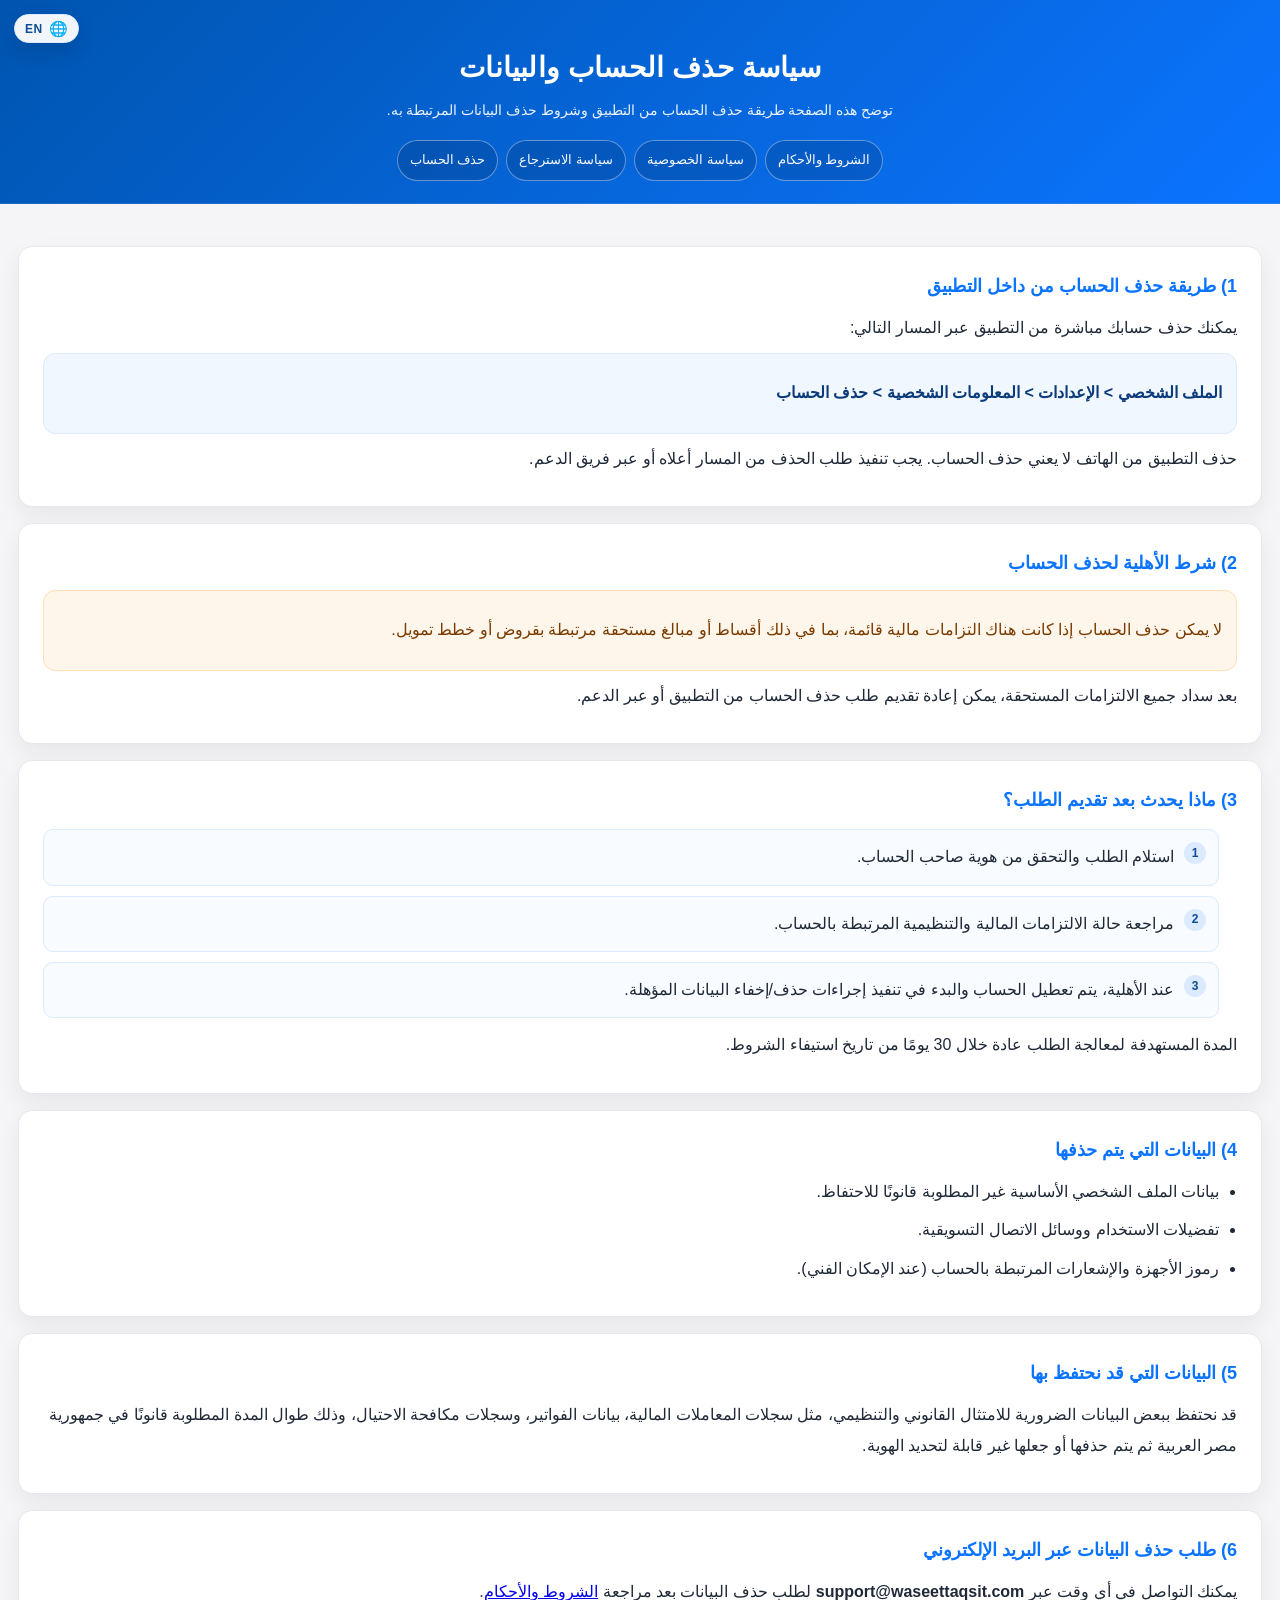
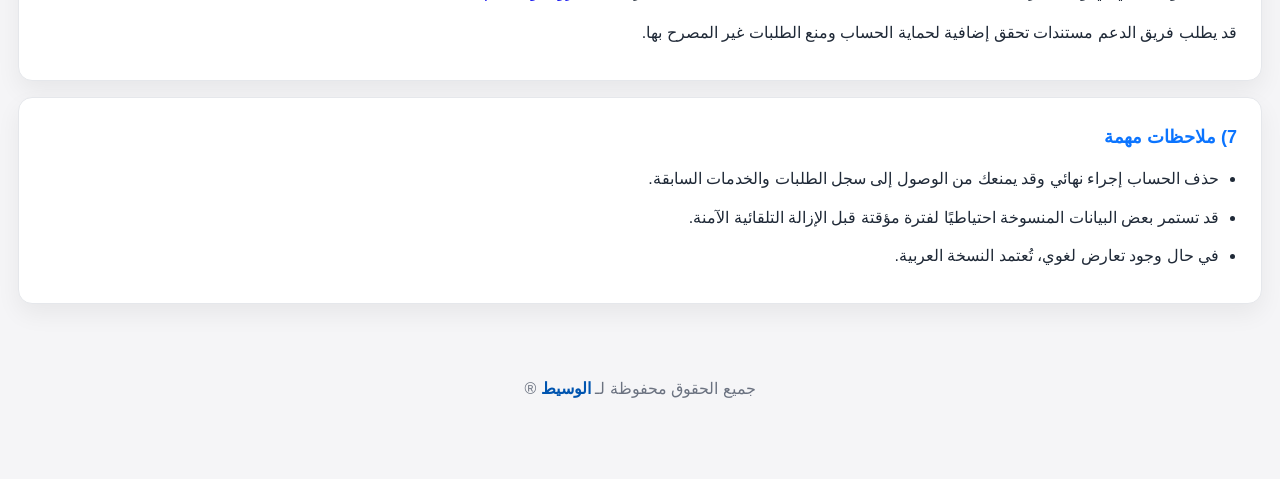
<file: delete-account/index.html>
<!DOCTYPE html>

<html dir="rtl" lang="ar">
<head>
<meta charset="utf-8"/>
<meta content="width=device-width, initial-scale=1" name="viewport"/>
<title>حذف الحساب - عالم التقسيط</title>
<link href="../assets/policy.css" rel="stylesheet"/>
</head>
<body>
<button aria-label="Switch language" class="lang-toggle" id="langToggle" type="button">
<span aria-hidden="true" class="lang-icon">🌐</span>
<span class="lang-code">EN</span>
</button>
<header class="topbar">
<div class="page">
<h1>
<span data-lang="ar">سياسة حذف الحساب والبيانات</span>
<span data-lang="en">Account and data deletion policy</span>
</h1>
<p>
<span data-lang="ar">توضح هذه الصفحة طريقة حذف الحساب من التطبيق وشروط حذف البيانات المرتبطة به.</span>
<span data-lang="en">This page explains how to delete an account from the application and the conditions for deleting the data associated with it.</span>
</p>
<nav class="policy-nav">
<a href="../terms/index.html"><span data-lang="ar">الشروط والأحكام</span><span data-lang="en">Terms &amp; Conditions</span></a>
<a href="../privacy-policy/index.html"><span data-lang="ar">سياسة الخصوصية</span><span data-lang="en">Privacy Policy</span></a>
<a href="../return-policy/index.html"><span data-lang="ar">سياسة الاسترجاع</span><span data-lang="en">Return Policy</span></a>
<a href="../delete-account/index.html"><span data-lang="ar">حذف الحساب</span><span data-lang="en">Delete Account</span></a>
</nav>
</div>
</header>
<main class="page policy-main">
<section class="card" data-lang="ar">
<h2>1) طريقة حذف الحساب من داخل التطبيق</h2>
<p>يمكنك حذف حسابك مباشرة من التطبيق عبر المسار التالي:</p>
<div class="notice">
<p><strong>الملف الشخصي &gt; الإعدادات &gt; المعلومات الشخصية &gt; حذف الحساب</strong></p>
</div>
<p>
        حذف التطبيق من الهاتف لا يعني حذف الحساب. يجب تنفيذ طلب الحذف من المسار أعلاه أو عبر فريق الدعم.
      </p>
</section>
<section class="card" data-lang="ar">
<h2>2) شرط الأهلية لحذف الحساب</h2>
<div class="notice notice--warning">
<p>
          لا يمكن حذف الحساب إذا كانت هناك التزامات مالية قائمة، بما في ذلك أقساط أو مبالغ مستحقة مرتبطة بقروض أو خطط تمويل.
        </p>
</div>
<p>
        بعد سداد جميع الالتزامات المستحقة، يمكن إعادة تقديم طلب حذف الحساب من التطبيق أو عبر الدعم.
      </p>
</section>
<section class="card" data-lang="ar">
<h2>3) ماذا يحدث بعد تقديم الطلب؟</h2>
<ol class="steps">
<li>استلام الطلب والتحقق من هوية صاحب الحساب.</li>
<li>مراجعة حالة الالتزامات المالية والتنظيمية المرتبطة بالحساب.</li>
<li>عند الأهلية، يتم تعطيل الحساب والبدء في تنفيذ إجراءات حذف/إخفاء البيانات المؤهلة.</li>
</ol>
<p>المدة المستهدفة لمعالجة الطلب عادة خلال 30 يومًا من تاريخ استيفاء الشروط.</p>
</section>
<section class="card" data-lang="ar">
<h2>4) البيانات التي يتم حذفها</h2>
<ul>
<li>بيانات الملف الشخصي الأساسية غير المطلوبة قانونًا للاحتفاظ.</li>
<li>تفضيلات الاستخدام ووسائل الاتصال التسويقية.</li>
<li>رموز الأجهزة والإشعارات المرتبطة بالحساب (عند الإمكان الفني).</li>
</ul>
</section>
<section class="card" data-lang="ar">
<h2>5) البيانات التي قد نحتفظ بها</h2>
<p>
        قد نحتفظ ببعض البيانات الضرورية للامتثال القانوني والتنظيمي، مثل سجلات المعاملات المالية، بيانات الفواتير، وسجلات مكافحة الاحتيال، وذلك طوال المدة المطلوبة قانونًا في جمهورية مصر العربية ثم يتم حذفها أو جعلها غير قابلة لتحديد الهوية.
      </p>
</section>
<section class="card" data-lang="ar">
<h2>6) طلب حذف البيانات عبر البريد الإلكتروني</h2>
<p>
        يمكنك التواصل في أي وقت عبر <strong>support@waseettaqsit.com</strong> لطلب حذف البيانات بعد مراجعة <a href="../terms/index.html">الشروط والأحكام</a>.
      </p>
<p>
        قد يطلب فريق الدعم مستندات تحقق إضافية لحماية الحساب ومنع الطلبات غير المصرح بها.
      </p>
</section>
<section class="card" data-lang="ar">
<h2>7) ملاحظات مهمة</h2>
<ul>
<li>حذف الحساب إجراء نهائي وقد يمنعك من الوصول إلى سجل الطلبات والخدمات السابقة.</li>
<li>قد تستمر بعض البيانات المنسوخة احتياطيًا لفترة مؤقتة قبل الإزالة التلقائية الآمنة.</li>
<li>في حال وجود تعارض لغوي، تُعتمد النسخة العربية.</li>
</ul>
</section>
<section class="card" data-lang="en">
<h2>1) How to delete the account from within the application</h2>
<p>You can delete your account directly from the application via the following path:</p>
<div class="notice">
<p><strong>Profile &gt; Settings &gt; Personal information &gt; Delete account</strong></p>
</div>
<p>
        Deleting the application from the phone does not mean deleting the account. The deletion request must be executed from the above path or through the support team.
      </p>
</section>
<section class="card" data-lang="en">
<h2>2) Eligibility requirement to delete the account</h2>
<div class="notice notice--warning">
<p>
          The account cannot be deleted if there are outstanding financial obligations, including installments or outstanding amounts associated with loans or financing plans.
        </p>
</div>
<p>
        After paying all outstanding obligations, the account deletion request can be resubmitted from the application or via support.
      </p>
</section>
<section class="card" data-lang="en">
<h2>3) What happens after submitting the application?</h2>
<ol class="steps">
<li>Receive the request and verify the identity of the account holder.</li>
<li>Review the status of financial and regulatory obligations associated with the account.</li>
<li>Upon eligibility, the account is deactivated and actions to delete/hide eligible data are initiated.</li>
</ol>
<p>The target period for processing the application is usually within 30 days from the date the conditions are met.</p>
</section>
<section class="card" data-lang="en">
<h2>4) Data being deleted</h2>
<ul>
<li>Basic profile data that is not legally required to be retained.</li>
<li>Usage preferences and marketing communications.</li>
<li>Device icons and notifications associated with the account (when technically feasible).</li>
</ul>
</section>
<section class="card" data-lang="en">
<h2>5) Data we may hold</h2>
<p>
        We may retain certain data necessary for legal and regulatory compliance, such as financial transaction records, billing data, and anti-fraud records, for as long as legally required in the Arab Republic of Egypt and then delete it or make it non-identifiable.
      </p>
</section>
<section class="card" data-lang="en">
<h2>6) Request data deletion via email</h2>
<p>
        You can communicate at any time via <strong>support@waseettaqsit.com</strong> To request deletion of data after review <a href="../terms/index.html">Terms and Conditions</a>.
      </p>
<p>
        The support team may request additional verification documents to protect the account and prevent unauthorized requests.
      </p>
</section>
<section class="card" data-lang="en">
<h2>7) Important notes</h2>
<ul>
<li>Deleting your account is final and may prevent you from accessing your previous order history and services.</li>
<li>Some backed up data may persist for a temporary period before safe automatic removal.</li>
<li>In the event of a linguistic conflict, the Arabic version shall prevail.</li>
</ul>
</section>
<footer>
<p>
<span data-lang="ar">جميع الحقوق محفوظة لـ <a href="http://waseettaqsit.com/" rel="noopener noreferrer" target="_blank">الوسيط</a> ®</span>
<span data-lang="en">All rights reserved to <a href="http://waseettaqsit.com/" rel="noopener noreferrer" target="_blank">Al-Waseet</a> ®</span>
</p>
</footer>
</main>
<script src="../assets/policy.js"></script>
</body>
</html>
</file>
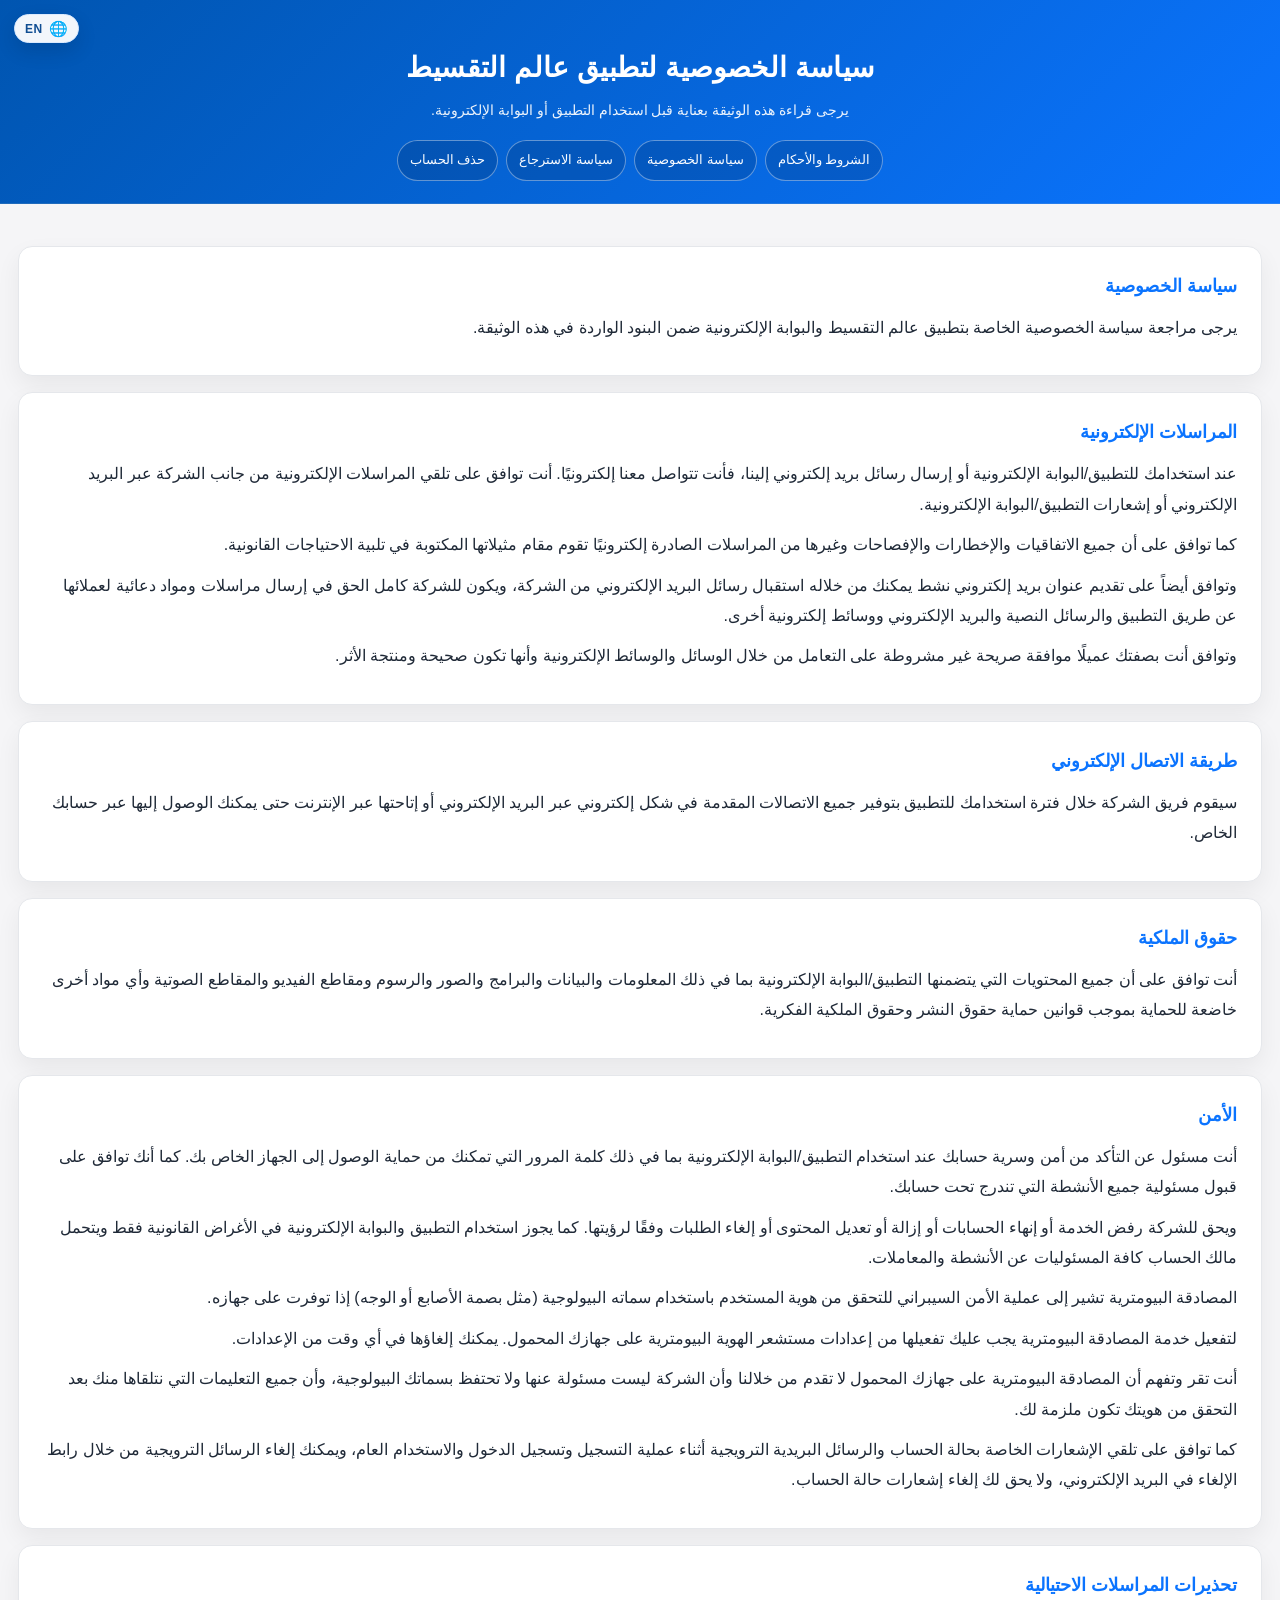
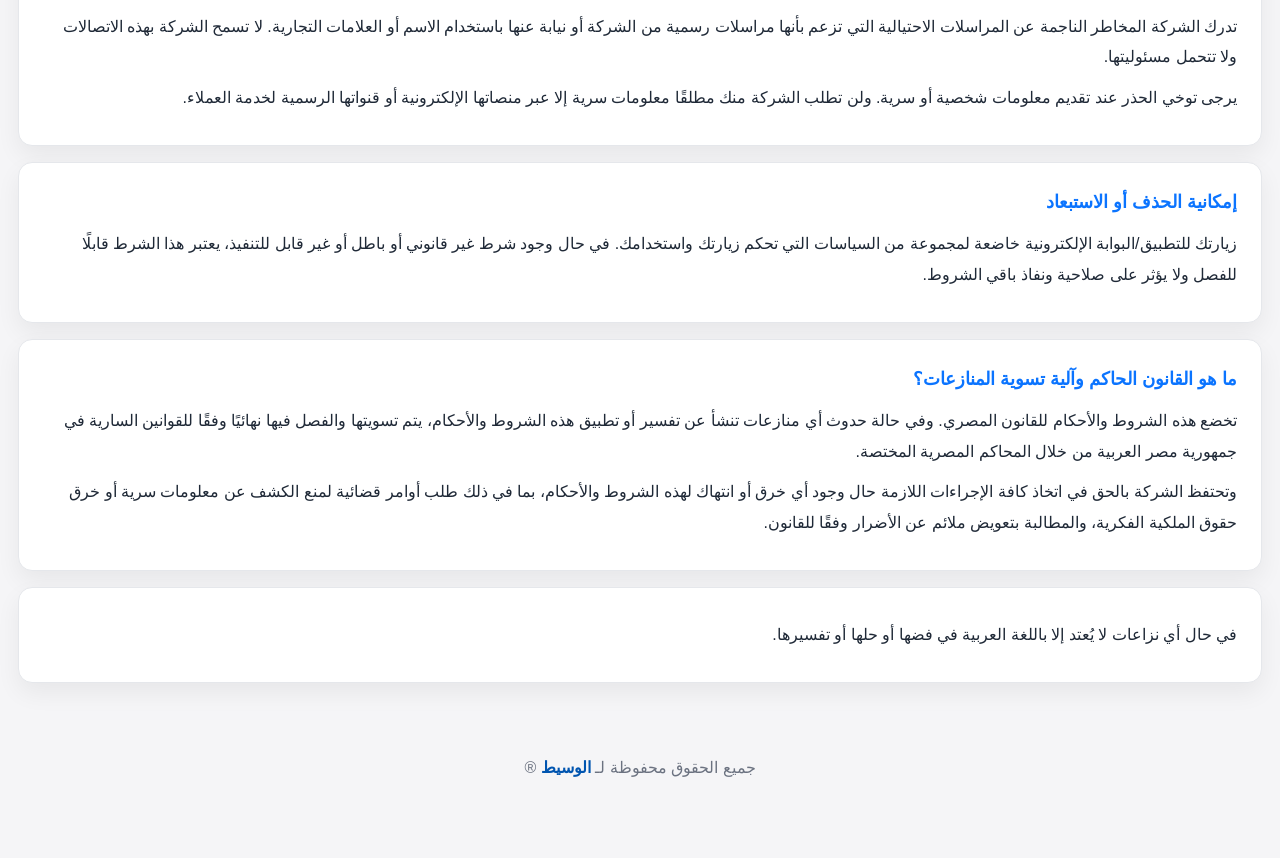
<file: privacy-policy/index.html>
<!DOCTYPE html>

<html dir="rtl" lang="ar">
<head>
<meta charset="utf-8"/>
<meta content="width=device-width, initial-scale=1" name="viewport"/>
<title>سياسة الخصوصية لتطبيق عالم التقسيط</title>
<link href="../assets/policy.css" rel="stylesheet"/>
</head>
<body>
<button aria-label="Switch language" class="lang-toggle" id="langToggle" type="button">
<span aria-hidden="true" class="lang-icon">🌐</span>
<span class="lang-code">EN</span>
</button>
<header class="topbar">
<div class="page">
<h1>
<span data-lang="ar">سياسة الخصوصية لتطبيق عالم التقسيط</span>
<span data-lang="en">Privacy policy for the Installment World application</span>
</h1>
<p>
<span data-lang="ar">يرجى قراءة هذه الوثيقة بعناية قبل استخدام التطبيق أو البوابة الإلكترونية.</span>
<span data-lang="en">Please read this document carefully before using the application or portal.</span>
</p>
<nav class="policy-nav">
<a href="../terms/index.html"><span data-lang="ar">الشروط والأحكام</span><span data-lang="en">Terms &amp; Conditions</span></a>
<a href="../privacy-policy/index.html"><span data-lang="ar">سياسة الخصوصية</span><span data-lang="en">Privacy Policy</span></a>
<a href="../return-policy/index.html"><span data-lang="ar">سياسة الاسترجاع</span><span data-lang="en">Return Policy</span></a>
<a href="../delete-account/index.html"><span data-lang="ar">حذف الحساب</span><span data-lang="en">Delete Account</span></a>
</nav>
</div>
</header>
<main class="page policy-main">
<section class="card" data-lang="ar">
<h2>سياسة الخصوصية</h2>
<p>يرجى مراجعة سياسة الخصوصية الخاصة بتطبيق عالم التقسيط والبوابة الإلكترونية ضمن البنود الواردة في هذه الوثيقة.</p>
</section>
<section class="card" data-lang="ar">
<h2>المراسلات الإلكترونية</h2>
<p>
            عند استخدامك للتطبيق/البوابة الإلكترونية أو إرسال رسائل بريد إلكتروني إلينا، فأنت تتواصل معنا إلكترونيًا.
            أنت توافق على تلقي المراسلات الإلكترونية من جانب الشركة عبر البريد الإلكتروني أو إشعارات التطبيق/البوابة الإلكترونية.
          </p>
<p>
            كما توافق على أن جميع الاتفاقيات والإخطارات والإفصاحات وغيرها من المراسلات الصادرة إلكترونيًا تقوم مقام مثيلاتها المكتوبة
            في تلبية الاحتياجات القانونية.
          </p>
<p>
            وتوافق أيضاً على تقديم عنوان بريد إلكتروني نشط يمكنك من خلاله استقبال رسائل البريد الإلكتروني من الشركة، ويكون للشركة كامل الحق
            في إرسال مراسلات ومواد دعائية لعملائها عن طريق التطبيق والرسائل النصية والبريد الإلكتروني ووسائط إلكترونية أخرى.
          </p>
<p>
            وتوافق أنت بصفتك عميلًا موافقة صريحة غير مشروطة على التعامل من خلال الوسائل والوسائط الإلكترونية وأنها تكون صحيحة ومنتجة الأثر.
          </p>
</section>
<section class="card" data-lang="ar">
<h2>طريقة الاتصال الإلكتروني</h2>
<p>
            سيقوم فريق الشركة خلال فترة استخدامك للتطبيق بتوفير جميع الاتصالات المقدمة في شكل إلكتروني عبر البريد الإلكتروني
            أو إتاحتها عبر الإنترنت حتى يمكنك الوصول إليها عبر حسابك الخاص.
          </p>
</section>
<section class="card" data-lang="ar">
<h2>حقوق الملكية</h2>
<p>
            أنت توافق على أن جميع المحتويات التي يتضمنها التطبيق/البوابة الإلكترونية بما في ذلك المعلومات والبيانات والبرامج والصور
            والرسوم ومقاطع الفيديو والمقاطع الصوتية وأي مواد أخرى خاضعة للحماية بموجب قوانين حماية حقوق النشر وحقوق الملكية الفكرية.
          </p>
</section>
<section class="card" data-lang="ar">
<h2>الأمن</h2>
<p>
            أنت مسئول عن التأكد من أمن وسرية حسابك عند استخدام التطبيق/البوابة الإلكترونية بما في ذلك كلمة المرور التي تمكنك من حماية الوصول
            إلى الجهاز الخاص بك. كما أنك توافق على قبول مسئولية جميع الأنشطة التي تندرج تحت حسابك.
          </p>
<p>
            ويحق للشركة رفض الخدمة أو إنهاء الحسابات أو إزالة أو تعديل المحتوى أو إلغاء الطلبات وفقًا لرؤيتها. كما يجوز استخدام التطبيق
            والبوابة الإلكترونية في الأغراض القانونية فقط ويتحمل مالك الحساب كافة المسئوليات عن الأنشطة والمعاملات.
          </p>
<p>
            المصادقة البيومترية تشير إلى عملية الأمن السيبراني للتحقق من هوية المستخدم باستخدام سماته البيولوجية (مثل بصمة الأصابع أو الوجه)
            إذا توفرت على جهازه.
          </p>
<p>
            لتفعيل خدمة المصادقة البيومترية يجب عليك تفعيلها من إعدادات مستشعر الهوية البيومترية على جهازك المحمول. يمكنك إلغاؤها في أي وقت
            من الإعدادات.
          </p>
<p>
            أنت تقر وتفهم أن المصادقة البيومترية على جهازك المحمول لا تقدم من خلالنا وأن الشركة ليست مسئولة عنها ولا تحتفظ بسماتك البيولوجية،
            وأن جميع التعليمات التي نتلقاها منك بعد التحقق من هويتك تكون ملزمة لك.
          </p>
<p>
            كما توافق على تلقي الإشعارات الخاصة بحالة الحساب والرسائل البريدية الترويجية أثناء عملية التسجيل وتسجيل الدخول والاستخدام العام،
            ويمكنك إلغاء الرسائل الترويجية من خلال رابط الإلغاء في البريد الإلكتروني، ولا يحق لك إلغاء إشعارات حالة الحساب.
          </p>
</section>
<section class="card" data-lang="ar">
<h2>تحذيرات المراسلات الاحتيالية</h2>
<p>
            تدرك الشركة المخاطر الناجمة عن المراسلات الاحتيالية التي تزعم بأنها مراسلات رسمية من الشركة أو نيابة عنها باستخدام الاسم أو العلامات
            التجارية. لا تسمح الشركة بهذه الاتصالات ولا تتحمل مسئوليتها.
          </p>
<p>
            يرجى توخي الحذر عند تقديم معلومات شخصية أو سرية. ولن تطلب الشركة منك مطلقًا معلومات سرية إلا عبر منصاتها الإلكترونية أو قنواتها
            الرسمية لخدمة العملاء.
          </p>
</section>
<section class="card" data-lang="ar">
<h2>إمكانية الحذف أو الاستبعاد</h2>
<p>
            زيارتك للتطبيق/البوابة الإلكترونية خاضعة لمجموعة من السياسات التي تحكم زيارتك واستخدامك. في حال وجود شرط غير قانوني أو باطل أو
            غير قابل للتنفيذ، يعتبر هذا الشرط قابلًا للفصل ولا يؤثر على صلاحية ونفاذ باقي الشروط.
          </p>
</section>
<section class="card" data-lang="ar">
<h2>ما هو القانون الحاكم وآلية تسوية المنازعات؟</h2>
<p>
            تخضع هذه الشروط والأحكام للقانون المصري. وفي حالة حدوث أي منازعات تنشأ عن تفسير أو تطبيق هذه الشروط والأحكام، يتم تسويتها
            والفصل فيها نهائيًا وفقًا للقوانين السارية في جمهورية مصر العربية من خلال المحاكم المصرية المختصة.
          </p>
<p>
            وتحتفظ الشركة بالحق في اتخاذ كافة الإجراءات اللازمة حال وجود أي خرق أو انتهاك لهذه الشروط والأحكام، بما في ذلك طلب أوامر قضائية
            لمنع الكشف عن معلومات سرية أو خرق حقوق الملكية الفكرية، والمطالبة بتعويض ملائم عن الأضرار وفقًا للقانون.
          </p>
</section>
<section class="card" data-lang="ar">
<p>في حال أي نزاعات لا يُعتد إلا باللغة العربية في فضها أو حلها أو تفسيرها.</p>
</section>
<section class="card" data-lang="en">
<h2>privacy policy</h2>
<p>Please review the privacy policy of the Installment World application and the electronic portal within the terms contained in this document.</p>
</section>
<section class="card" data-lang="en">
<h2>Electronic correspondence</h2>
<p>
            When you use the Application/Portal or send emails to us, you are communicating with us electronically.
            You consent to receive electronic communications from the Company via email or application/portal notifications.
          </p>
<p>
            You also agree that all agreements, notices, disclosures and other communications issued electronically shall replace their written counterparts
            In meeting legal needs.
          </p>
<p>
            You also agree to provide an active email address through which you can receive emails from the Company, and the Company has the full right
            In sending correspondence and promotional materials to its customers via the application, text messages, e-mail and other electronic media.
          </p>
<p>
            You, as a customer, expressly and unconditionally agree to deal through electronic means and media and that they are valid and productive.
          </p>
</section>
<section class="card" data-lang="en">
<h2>Electronic communication method</h2>
<p>
            During the period of your use of the application, the company team will provide all submitted communications in electronic form via email
            Or make it available online so you can access it through your own account.
          </p>
</section>
<section class="card" data-lang="en">
<h2>Property rights</h2>
<p>
            You agree that all content included in the application/portal, including information, data, software and images
            Graphics, video clips, audio clips and any other materials are subject to protection under copyright and intellectual property rights laws.
          </p>
</section>
<section class="card" data-lang="en">
<h2>Security</h2>
<p>
            You are responsible for ensuring the security and confidentiality of your account when using the application/portal, including the password that enables you to protect access.
            to your device. You also agree to accept responsibility for all activities that occur under your account.
          </p>
<p>
            The Company has the right to refuse service, terminate accounts, remove or edit content, or cancel orders in its sole discretion. It is also permissible to use the application
            The electronic portal is for legal purposes only and the account owner bears all responsibilities for activities and transactions.
          </p>
<p>
            Biometric authentication refers to the cybersecurity process of verifying a user's identity using their biological characteristics (such as a fingerprint or face).
            If it is available on his device.
          </p>
<p>
            To activate the biometric authentication service, you must activate it from the biometric identity sensor settings on your mobile device. You can cancel it at any time
            From settings.
          </p>
<p>
            You acknowledge and understand that biometric authentication on your mobile device is not provided by us and that the Company is not responsible for it and does not retain your biometric identification,
            All instructions we receive from you after verifying your identity are binding on you.
          </p>
<p>
            You also agree to receive account status notifications and promotional mailings during the registration, login and general use process.
            You may cancel promotional communications through the cancellation link in the email, and you do not have the right to cancel account status notifications.
          </p>
</section>
<section class="card" data-lang="en">
<h2>Fraudulent correspondence warnings</h2>
<p>
            The Company is aware of the risks arising from fraudulent communications purporting to be official communications from or on behalf of the Company using the name or marks
            Commercial. The Company does not permit such communications and is not responsible for them.
          </p>
<p>
            Please use caution when providing personal or confidential information. The Company will never ask you for confidential information except through its electronic platforms or channels
            Official customer service.
          </p>
</section>
<section class="card" data-lang="en">
<h2>Possibility of deletion or exclusion</h2>
<p>
            Your visit to the application/portal is subject to a set of policies that govern your visit and use. In the event of a condition being illegal, void, or...
            Unenforceable This condition is severable and does not affect the validity and enforceability of the remaining conditions.
          </p>
</section>
<section class="card" data-lang="en">
<h2>What is the governing law and dispute resolution mechanism?</h2>
<p>
            These terms and conditions are subject to Egyptian law. In the event of any disputes arising from the interpretation or application of these terms and conditions, they will be settled
            The matter shall be finally decided in accordance with the laws in force in the Arab Republic of Egypt through the competent Egyptian courts.
          </p>
<p>
            The Company reserves the right to take all necessary measures in the event of any breach or violation of these terms and conditions, including requesting judicial orders
            To prevent disclosure of confidential information or breach of intellectual property rights, and to seek appropriate compensation for damages in accordance with the law.
          </p>
</section>
<section class="card" data-lang="en">
<p>In the event of any disputes, only the Arabic language is used to settle, resolve or interpret them.</p>
</section>
<footer>
<p>
<span data-lang="ar">جميع الحقوق محفوظة لـ <a href="http://waseettaqsit.com/" rel="noopener noreferrer" target="_blank">الوسيط</a> ®</span>
<span data-lang="en">All rights reserved to <a href="http://waseettaqsit.com/" rel="noopener noreferrer" target="_blank">Al-Waseet</a> ®</span>
</p>
</footer>
</main>
<script src="../assets/policy.js"></script>
</body>
</html>
</file>
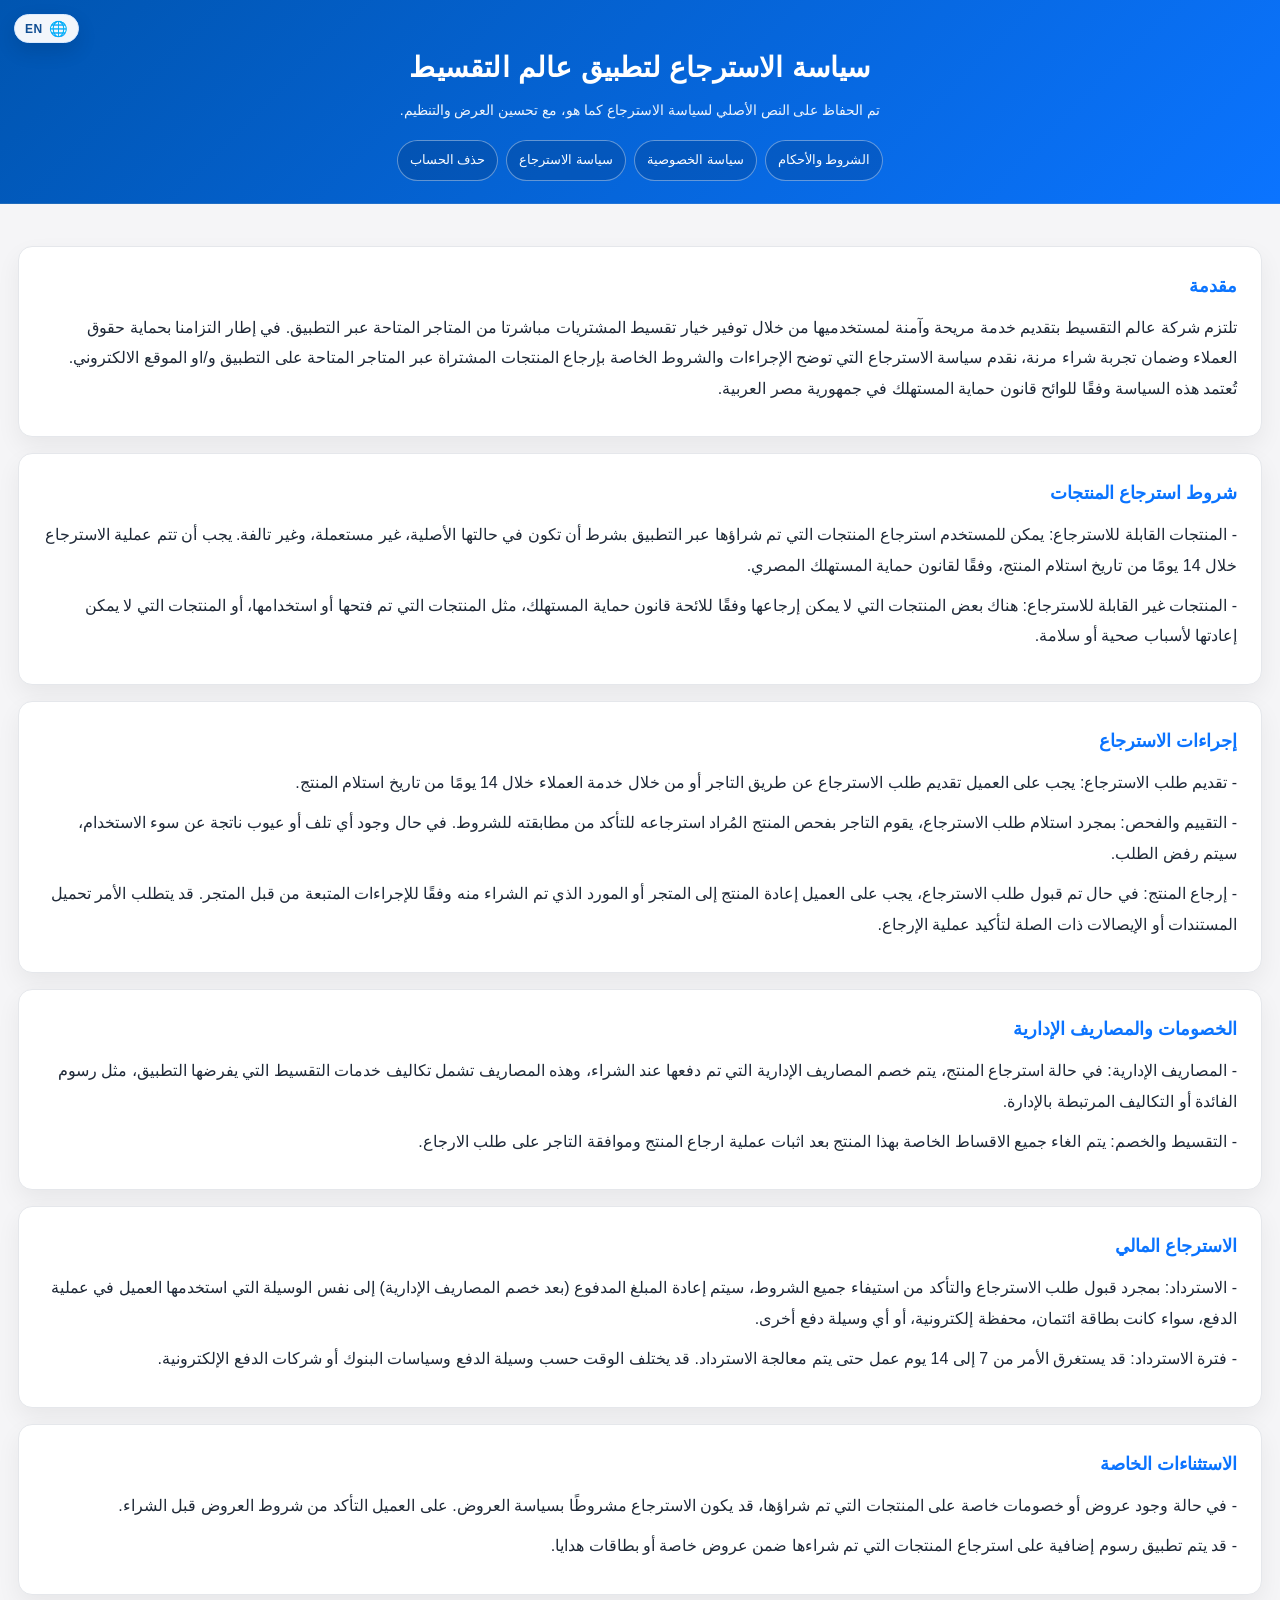
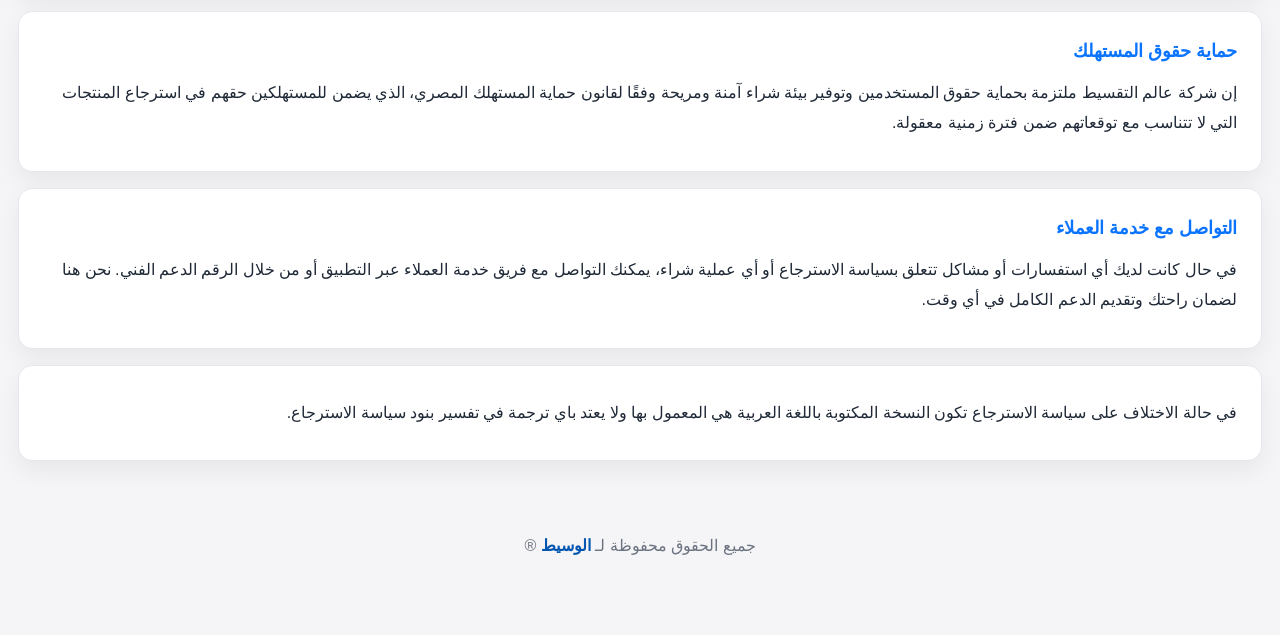
<file: return-policy/index.html>
<!DOCTYPE html>

<html dir="rtl" lang="ar">
<head>
<meta charset="utf-8"/>
<meta content="width=device-width, initial-scale=1" name="viewport"/>
<title>سياسة الاسترجاع لتطبيق عالم التقسيط</title>
<link href="../assets/policy.css" rel="stylesheet"/>
</head>
<body>
<button aria-label="Switch language" class="lang-toggle" id="langToggle" type="button">
<span aria-hidden="true" class="lang-icon">🌐</span>
<span class="lang-code">EN</span>
</button>
<header class="topbar">
<div class="page">
<h1>
<span data-lang="ar">سياسة الاسترجاع لتطبيق عالم التقسيط</span>
<span data-lang="en">Refund policy for the Installment World application</span>
</h1>
<p>
<span data-lang="ar">تم الحفاظ على النص الأصلي لسياسة الاسترجاع كما هو، مع تحسين العرض والتنظيم.</span>
<span data-lang="en">The original text of the return policy has been kept intact, with improved presentation and organization.</span>
</p>
<nav class="policy-nav">
<a href="../terms/index.html"><span data-lang="ar">الشروط والأحكام</span><span data-lang="en">Terms &amp; Conditions</span></a>
<a href="../privacy-policy/index.html"><span data-lang="ar">سياسة الخصوصية</span><span data-lang="en">Privacy Policy</span></a>
<a href="../return-policy/index.html"><span data-lang="ar">سياسة الاسترجاع</span><span data-lang="en">Return Policy</span></a>
<a href="../delete-account/index.html"><span data-lang="ar">حذف الحساب</span><span data-lang="en">Delete Account</span></a>
</nav>
</div>
</header>
<main class="page policy-main">
<section class="card" data-lang="ar">
<h2>مقدمة</h2>
<p>تلتزم شركة عالم التقسيط بتقديم خدمة مريحة وآمنة لمستخدميها من خلال توفير خيار تقسيط المشتريات مباشرتا من المتاجر المتاحة عبر التطبيق. في إطار التزامنا بحماية حقوق العملاء وضمان تجربة شراء مرنة، نقدم سياسة الاسترجاع التي توضح الإجراءات والشروط الخاصة بإرجاع المنتجات المشتراة عبر المتاجر المتاحة على التطبيق و/او الموقع الالكتروني. تُعتمد هذه السياسة وفقًا للوائح قانون حماية المستهلك في جمهورية مصر العربية.</p>
</section>
<section class="card" data-lang="ar">
<h2>شروط استرجاع المنتجات</h2>
<p>- المنتجات القابلة للاسترجاع: يمكن للمستخدم استرجاع المنتجات التي تم شراؤها عبر التطبيق بشرط أن تكون في حالتها الأصلية، غير مستعملة، وغير تالفة. يجب أن تتم عملية الاسترجاع خلال 14 يومًا من تاريخ استلام المنتج، وفقًا لقانون حماية المستهلك المصري.</p>
<p>- المنتجات غير القابلة للاسترجاع: هناك بعض المنتجات التي لا يمكن إرجاعها وفقًا للائحة قانون حماية المستهلك، مثل المنتجات التي تم فتحها أو استخدامها، أو المنتجات التي لا يمكن إعادتها لأسباب صحية أو سلامة.</p>
</section>
<section class="card" data-lang="ar">
<h2>إجراءات الاسترجاع</h2>
<p>- تقديم طلب الاسترجاع: يجب على العميل تقديم طلب الاسترجاع عن طريق التاجر أو من خلال خدمة العملاء خلال 14 يومًا من تاريخ استلام المنتج. </p>
<p>- التقييم والفحص: بمجرد استلام طلب الاسترجاع، يقوم التاجر بفحص المنتج المُراد استرجاعه للتأكد من مطابقته للشروط. في حال وجود أي تلف أو عيوب ناتجة عن سوء الاستخدام، سيتم رفض الطلب.</p>
<p>- إرجاع المنتج: في حال تم قبول طلب الاسترجاع، يجب على العميل إعادة المنتج إلى المتجر أو المورد الذي تم الشراء منه وفقًا للإجراءات المتبعة من قبل المتجر. قد يتطلب الأمر تحميل المستندات أو الإيصالات ذات الصلة لتأكيد عملية الإرجاع.</p>
</section>
<section class="card" data-lang="ar">
<h2>الخصومات والمصاريف الإدارية</h2>
<p>- المصاريف الإدارية: في حالة استرجاع المنتج، يتم خصم المصاريف الإدارية التي تم دفعها عند الشراء، وهذه المصاريف تشمل تكاليف خدمات التقسيط التي يفرضها التطبيق، مثل رسوم الفائدة أو التكاليف المرتبطة بالإدارة.</p>
<p>- التقسيط والخصم: يتم الغاء جميع الاقساط الخاصة بهذا المنتج بعد اثبات عملية ارجاع المنتج وموافقة التاجر على طلب الارجاع.</p>
</section>
<section class="card" data-lang="ar">
<h2>الاسترجاع المالي</h2>
<p>- الاسترداد: بمجرد قبول طلب الاسترجاع والتأكد من استيفاء جميع الشروط، سيتم إعادة المبلغ المدفوع (بعد خصم المصاريف الإدارية) إلى نفس الوسيلة التي استخدمها العميل في عملية الدفع، سواء كانت بطاقة ائتمان، محفظة إلكترونية، أو أي وسيلة دفع أخرى.</p>
<p>- فترة الاسترداد: قد يستغرق الأمر من 7 إلى 14 يوم عمل حتى يتم معالجة الاسترداد. قد يختلف الوقت حسب وسيلة الدفع وسياسات البنوك أو شركات الدفع الإلكترونية.</p>
</section>
<section class="card" data-lang="ar">
<h2>الاستثناءات الخاصة</h2>
<p>- في حالة وجود عروض أو خصومات خاصة على المنتجات التي تم شراؤها، قد يكون الاسترجاع مشروطًا بسياسة العروض. على العميل التأكد من شروط العروض قبل الشراء.</p>
<p>- قد يتم تطبيق رسوم إضافية على استرجاع المنتجات التي تم شراءها ضمن عروض خاصة أو بطاقات هدايا.</p>
</section>
<section class="card" data-lang="ar">
<h2>حماية حقوق المستهلك</h2>
<p>إن شركة عالم التقسيط ملتزمة بحماية حقوق المستخدمين وتوفير بيئة شراء آمنة ومريحة وفقًا لقانون حماية المستهلك المصري، الذي يضمن للمستهلكين حقهم في استرجاع المنتجات التي لا تتناسب مع توقعاتهم ضمن فترة زمنية معقولة.</p>
</section>
<section class="card" data-lang="ar">
<h2>التواصل مع خدمة العملاء</h2>
<p>في حال كانت لديك أي استفسارات أو مشاكل تتعلق بسياسة الاسترجاع أو أي عملية شراء، يمكنك التواصل مع فريق خدمة العملاء عبر التطبيق أو من خلال الرقم الدعم الفني. نحن هنا لضمان راحتك وتقديم الدعم الكامل في أي وقت.</p>
</section>
<section class="card" data-lang="ar">
<p>في حالة الاختلاف على سياسة الاسترجاع تكون النسخة المكتوبة باللغة العربية هي المعمول بها ولا يعتد باي ترجمة في تفسير بنود سياسة الاسترجاع.</p>
</section>
<section class="card" data-lang="en">
<h2>introduction</h2>
<p>Installment World Company is committed to providing a convenient and safe service to its users by providing the option to pay purchases in installments directly from the stores available through the application. As part of our commitment to protecting customer rights and ensuring a flexible purchasing experience, we provide a return policy that explains the procedures and conditions for returning products purchased through the stores available on the application and/or website. This policy is adopted in accordance with the regulations of the Consumer Protection Law in the Arab Republic of Egypt.</p>
</section>
<section class="card" data-lang="en">
<h2>Conditions for returning products</h2>
<p>- Returnable products: The user can return products purchased through the application provided that they are in their original condition, unused, and undamaged. The return process must be made within 14 days from the date of receipt of the product, in accordance with the Egyptian Consumer Protection Law.</p>
<p>- Non-returnable products: There are some products that cannot be returned according to the Consumer Protection Law regulations, such as products that have been opened or used, or products that cannot be returned for health or safety reasons.</p>
</section>
<section class="card" data-lang="en">
<h2>Return procedures</h2>
<p>- Submitting a return request: The customer must submit a return request through the merchant or through customer service within 14 days from the date of receiving the product. </p>
<p>- Evaluation and inspection: Once the return request is received, the merchant examines the product to be returned to ensure that it conforms to the conditions. In the event of any damage or defects resulting from misuse, the order will be rejected.</p>
<p>- Returning the product: If the return request is accepted, the customer must return the product to the store or supplier from which it was purchased in accordance with the procedures followed by the store. Relevant documents or receipts may be required to be uploaded to confirm the return.</p>
</section>
<section class="card" data-lang="en">
<h2>Discounts and administrative expenses</h2>
<p>- Administrative expenses: In the event that the product is returned, the administrative expenses that were paid upon purchase will be deducted, and these expenses include the costs of installment services imposed by the application, such as interest fees or costs associated with administration.</p>
<p>- Installments and discounts: All installments for this product are canceled after proving the product return process and the merchant’s approval of the return request.</p>
</section>
<section class="card" data-lang="en">
<h2>Financial recovery</h2>
<p>- Refund: Once the return request is accepted and all conditions are met, the amount paid will be returned (after deducting administrative expenses) to the same method that the customer used in the payment process, whether it was a credit card, electronic wallet, or any other payment method.</p>
<p>- Refund Period: It may take 7 to 14 business days for your refund to be processed. The time may vary depending on the payment method and policies of banks or electronic payment companies.</p>
</section>
<section class="card" data-lang="en">
<h2>Special exceptions</h2>
<p>- In the event that there are special offers or discounts on purchased products, the return may be conditional on the offers policy. The customer must verify the terms of the offers before purchasing.</p>
<p>Additional fees may apply to returning products purchased as part of special offers or gift cards.</p>
</section>
<section class="card" data-lang="en">
<h2>Protecting consumer rights</h2>
<p>Installment World Company is committed to protecting the rights of users and providing a safe and comfortable purchasing environment in accordance with the Egyptian Consumer Protection Law, which guarantees consumers their right to return products that do not meet their expectations within a reasonable period of time.</p>
</section>
<section class="card" data-lang="en">
<h2>Contact customer service</h2>
<p>If you have any inquiries or problems related to the return policy or any purchase, you can contact the customer service team through the application or through the technical support number. We are here to ensure your comfort and provide full support at any time.</p>
</section>
<section class="card" data-lang="en">
<p>In the event of a disagreement over the return policy, the version written in Arabic shall prevail, and any translation shall not be considered in interpreting the terms of the return policy.</p>
</section>
<footer>
<p>
<span data-lang="ar">جميع الحقوق محفوظة لـ <a href="http://waseettaqsit.com/" rel="noopener noreferrer" target="_blank">الوسيط</a> ®</span>
<span data-lang="en">All rights reserved to <a href="http://waseettaqsit.com/" rel="noopener noreferrer" target="_blank">Al-Waseet</a> ®</span>
</p>
</footer>
</main>
<script src="../assets/policy.js"></script>
</body>
</html>
</file>
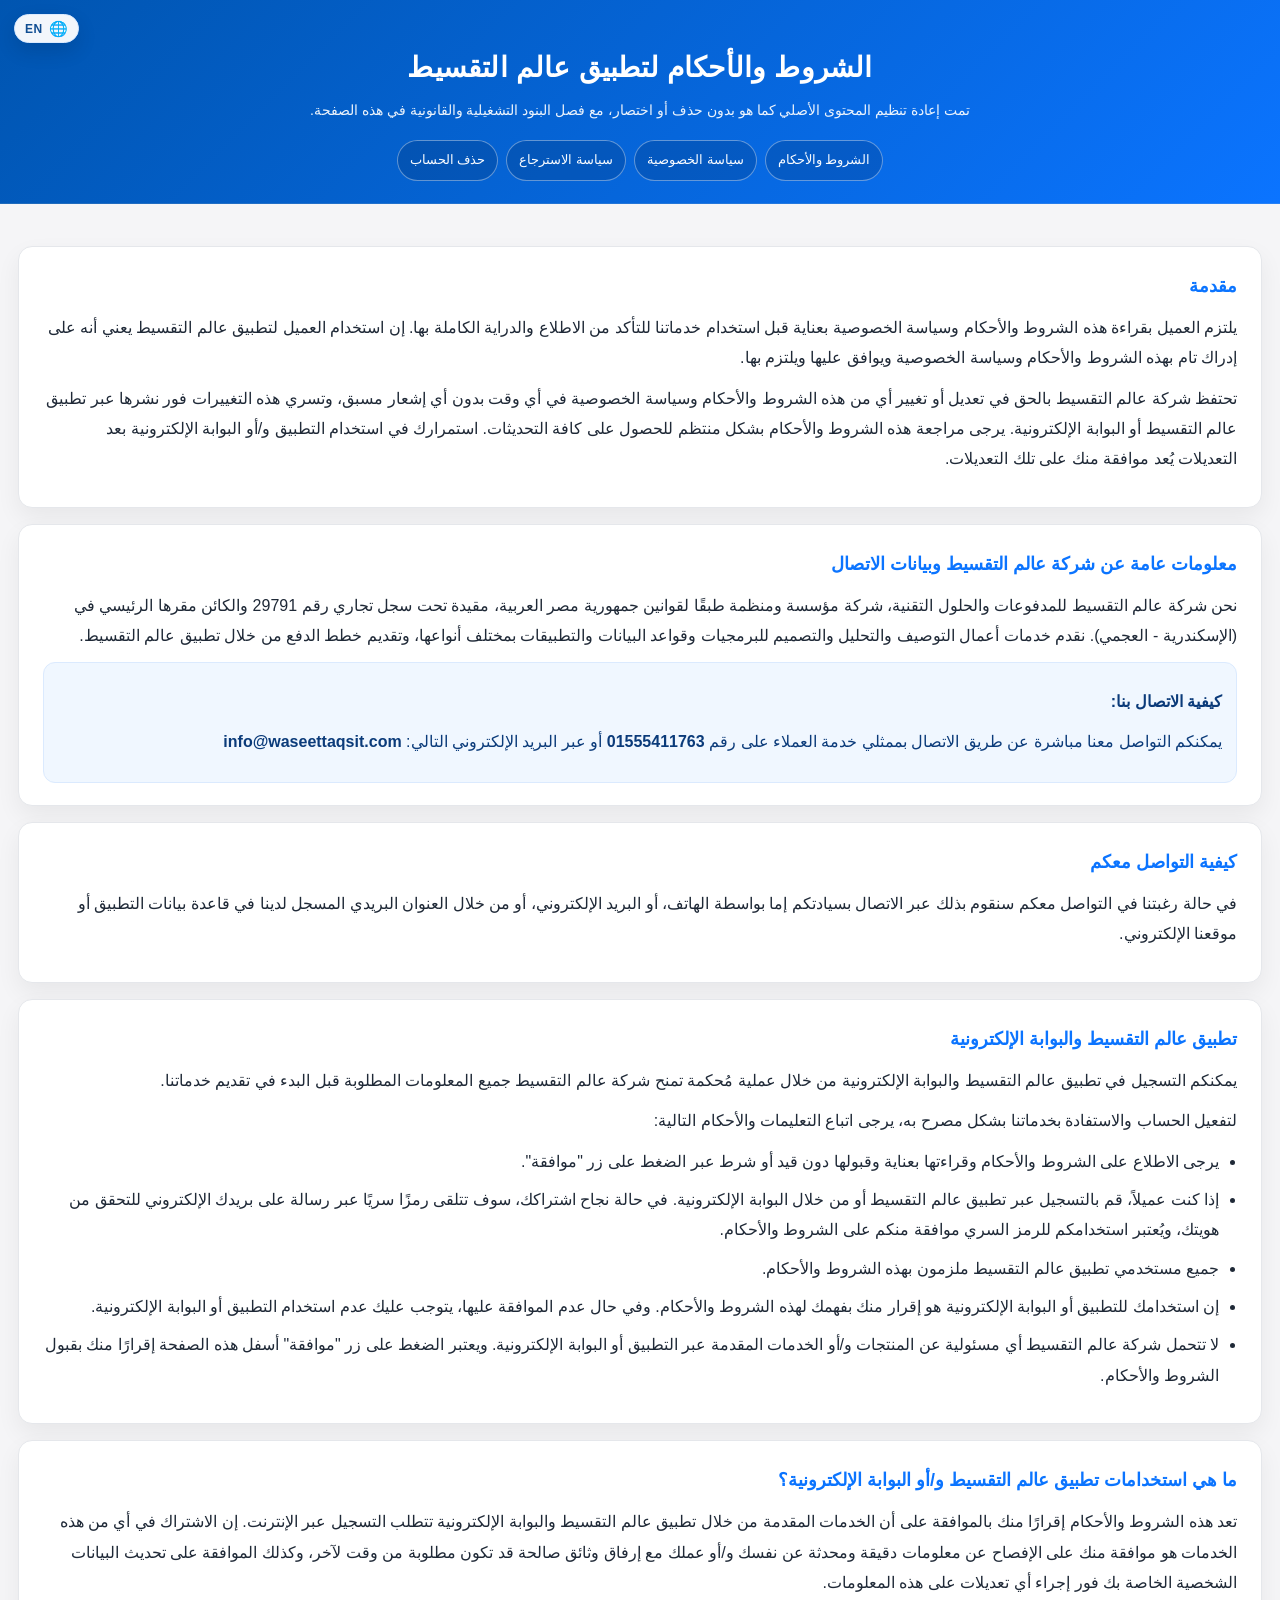
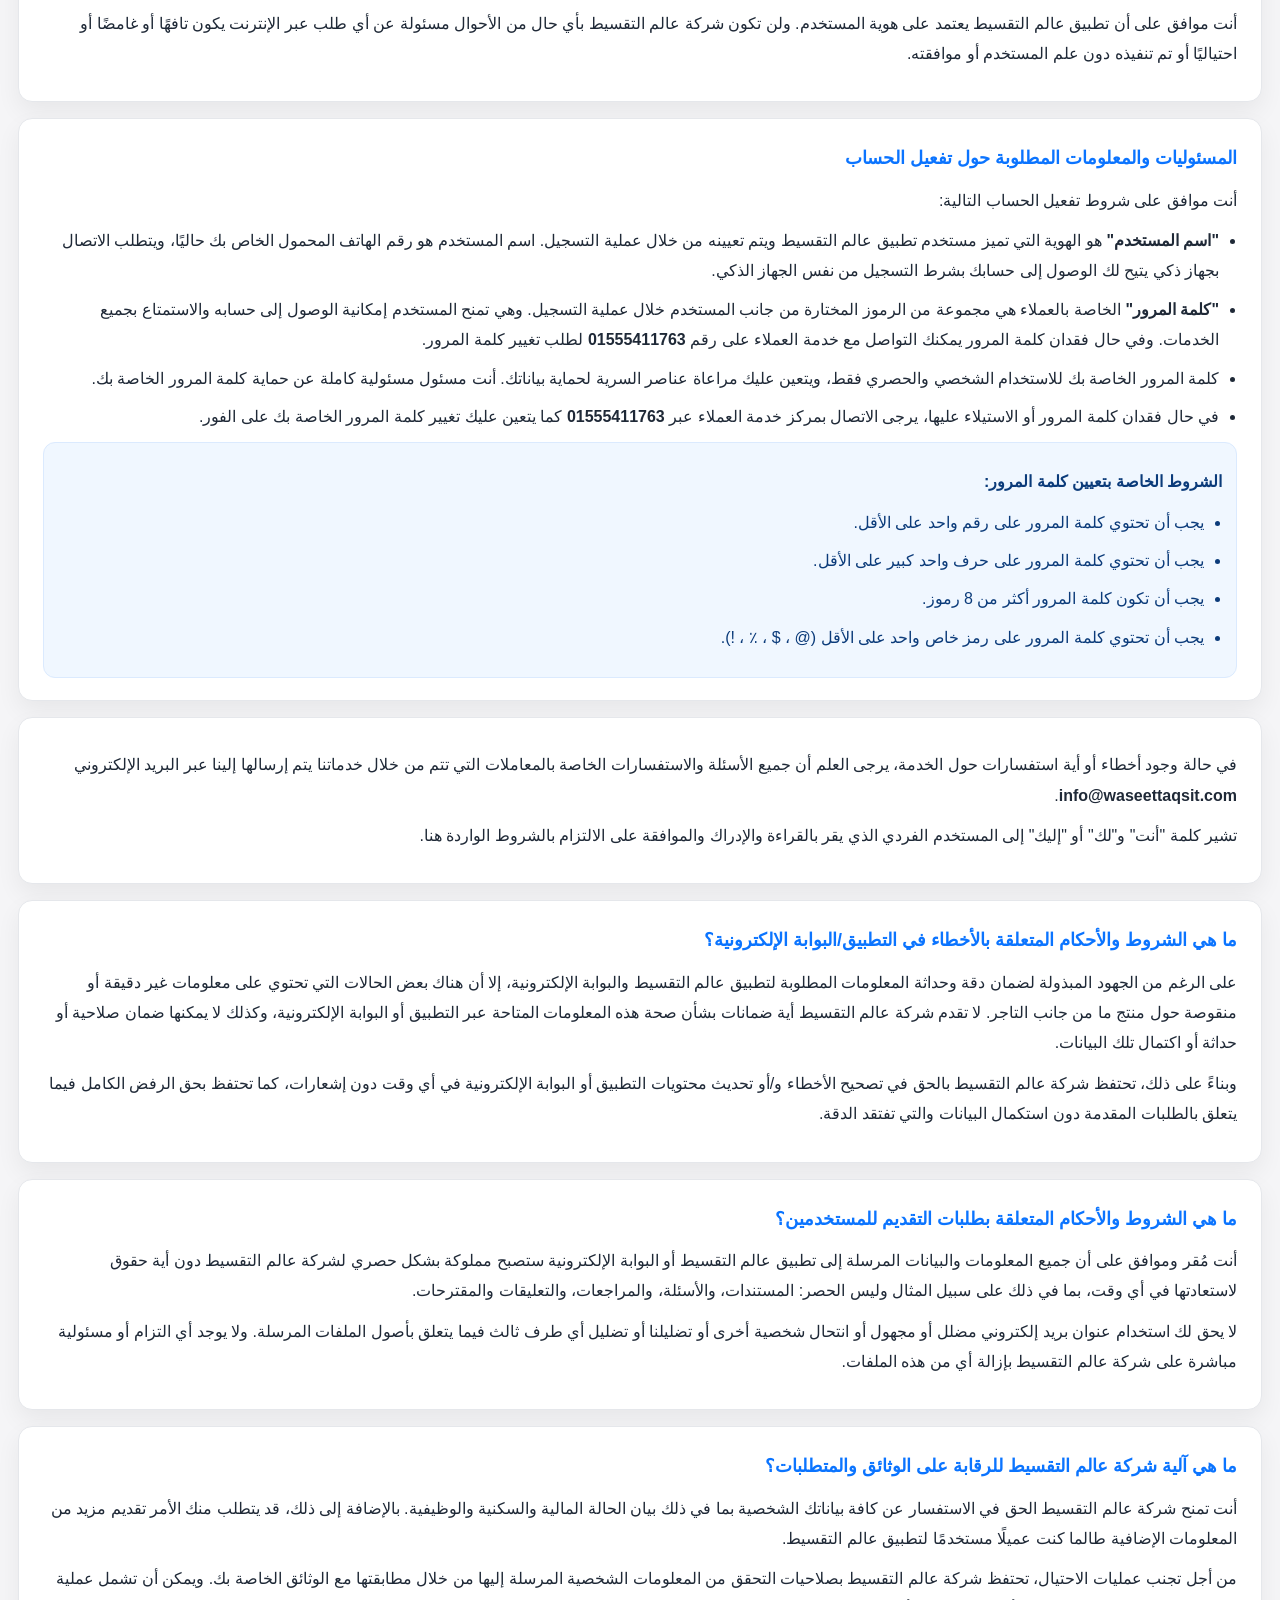
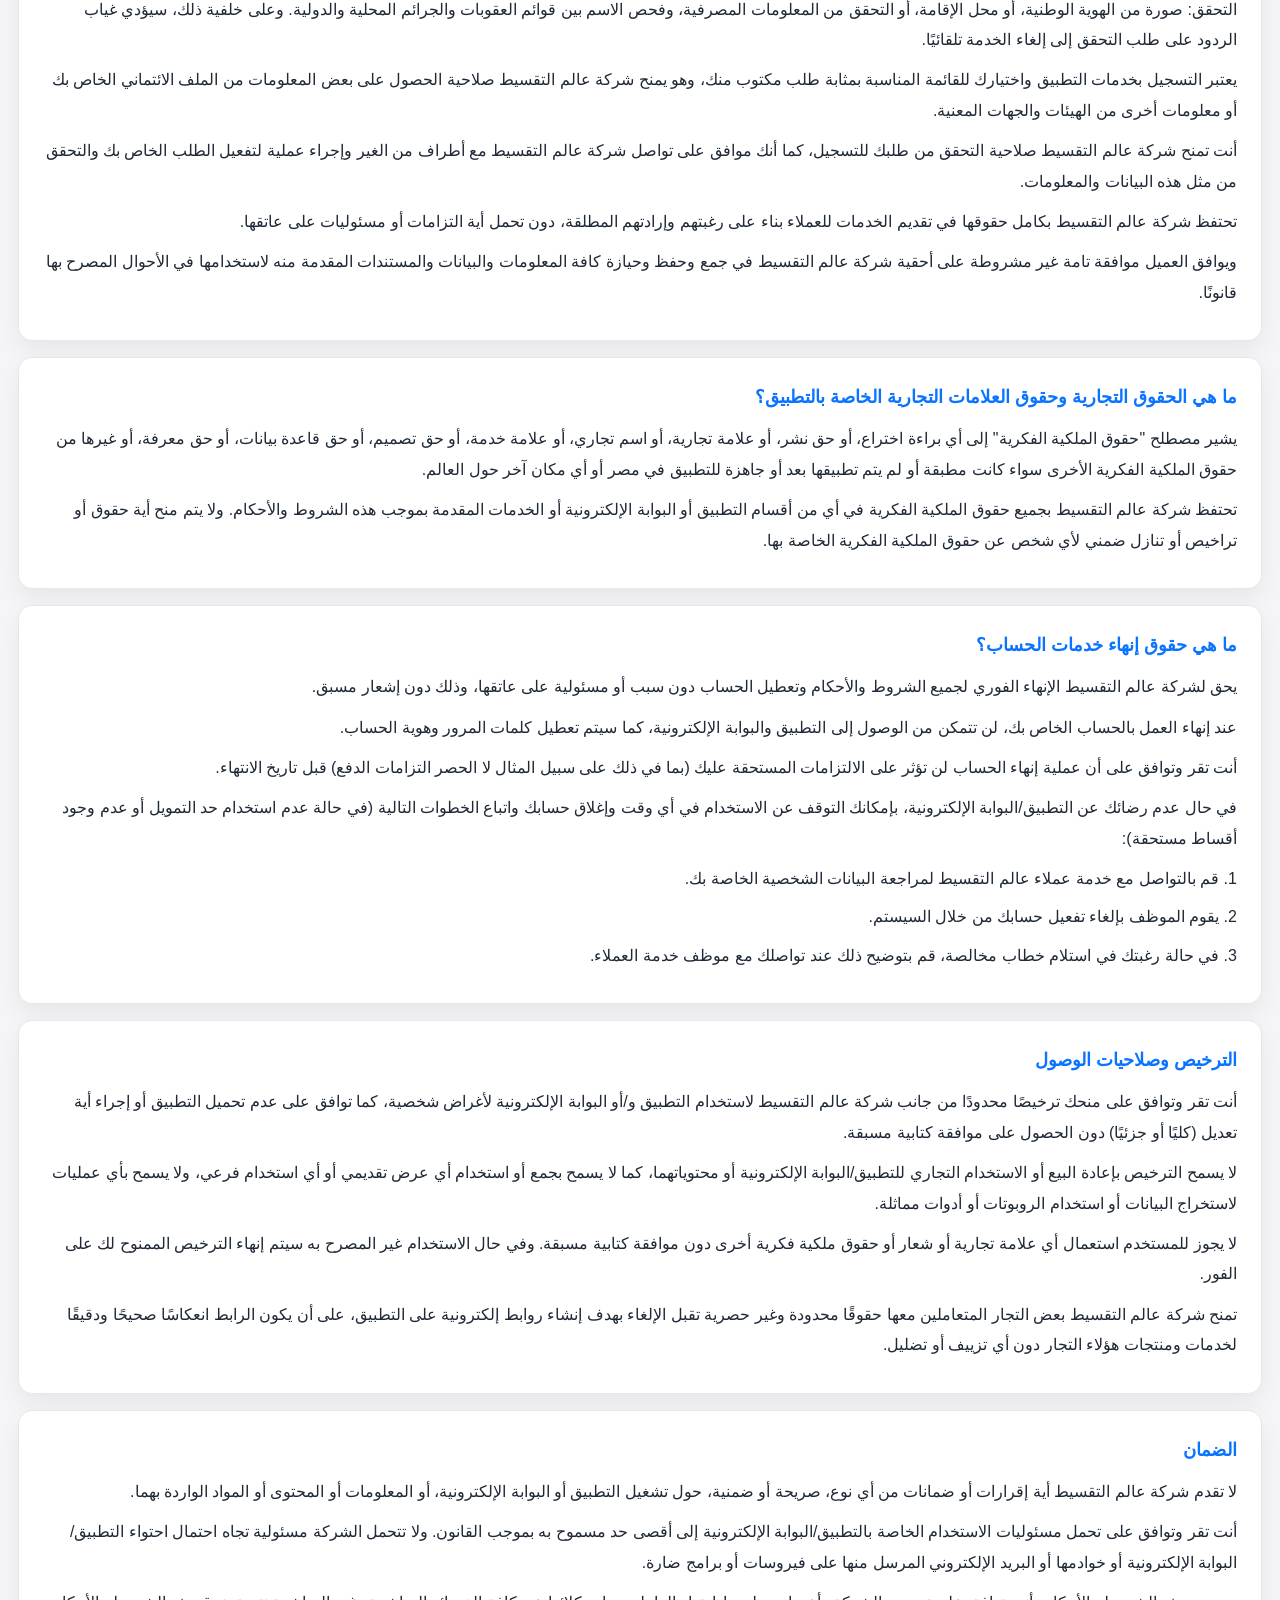
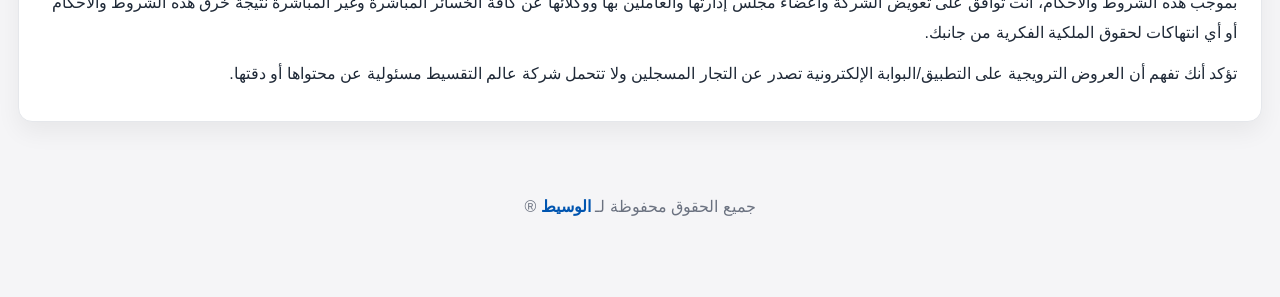
<file: terms/index.html>
<!DOCTYPE html>

<html dir="rtl" lang="ar">
<head>
<meta charset="utf-8"/>
<meta content="width=device-width, initial-scale=1" name="viewport"/>
<title>الشروط والأحكام لتطبيق عالم التقسيط</title>
<link href="../assets/policy.css" rel="stylesheet"/>
</head>
<body>
<button aria-label="Switch language" class="lang-toggle" id="langToggle" type="button">
<span aria-hidden="true" class="lang-icon">🌐</span>
<span class="lang-code">EN</span>
</button>
<header class="topbar">
<div class="page">
<h1>
<span data-lang="ar">الشروط والأحكام لتطبيق عالم التقسيط</span>
<span data-lang="en">Terms and conditions for the Installment World application</span>
</h1>
<p>
<span data-lang="ar">تمت إعادة تنظيم المحتوى الأصلي كما هو بدون حذف أو اختصار، مع فصل البنود التشغيلية والقانونية في هذه الصفحة.</span>
<span data-lang="en">The original content has been reorganized as is without deletion or abbreviation, with operational and legal terms separated on this page.</span>
</p>
<nav class="policy-nav">
<a href="../terms/index.html"><span data-lang="ar">الشروط والأحكام</span><span data-lang="en">Terms &amp; Conditions</span></a>
<a href="../privacy-policy/index.html"><span data-lang="ar">سياسة الخصوصية</span><span data-lang="en">Privacy Policy</span></a>
<a href="../return-policy/index.html"><span data-lang="ar">سياسة الاسترجاع</span><span data-lang="en">Return Policy</span></a>
<a href="../delete-account/index.html"><span data-lang="ar">حذف الحساب</span><span data-lang="en">Delete Account</span></a>
</nav>
</div>
</header>
<main class="page policy-main">
<section class="card" data-lang="ar">
<h2>مقدمة</h2>
<p>
            يلتزم العميل بقراءة هذه الشروط والأحكام وسياسة الخصوصية بعناية قبل استخدام خدماتنا للتأكد من الاطلاع والدراية الكاملة بها.
            إن استخدام العميل لتطبيق عالم التقسيط يعني أنه على إدراك تام بهذه الشروط والأحكام وسياسة الخصوصية ويوافق عليها ويلتزم بها.
          </p>
<p>
            تحتفظ شركة عالم التقسيط بالحق في تعديل أو تغيير أي من هذه الشروط والأحكام وسياسة الخصوصية في أي وقت بدون أي إشعار مسبق،
            وتسري هذه التغييرات فور نشرها عبر تطبيق عالم التقسيط أو البوابة الإلكترونية. يرجى مراجعة هذه الشروط والأحكام بشكل منتظم للحصول
            على كافة التحديثات. استمرارك في استخدام التطبيق و/أو البوابة الإلكترونية بعد التعديلات يُعد موافقة منك على تلك التعديلات.
          </p>
</section>
<section class="card" data-lang="ar">
<h2>معلومات عامة عن شركة عالم التقسيط وبيانات الاتصال</h2>
<p>
            نحن شركة عالم التقسيط للمدفوعات والحلول التقنية، شركة مؤسسة ومنظمة طبقًا لقوانين جمهورية مصر العربية،
            مقيدة تحت سجل تجاري رقم 29791 والكائن مقرها الرئيسي في (الإسكندرية - العجمي).
            نقدم خدمات أعمال التوصيف والتحليل والتصميم للبرمجيات وقواعد البيانات والتطبيقات بمختلف أنواعها،
            وتقديم خطط الدفع من خلال تطبيق عالم التقسيط.
          </p>
<div class="note">
<p><strong>كيفية الاتصال بنا:</strong></p>
<p>
              يمكنكم التواصل معنا مباشرة عن طريق الاتصال بممثلي خدمة العملاء على رقم
              <strong>01555411763</strong>
              أو عبر البريد الإلكتروني التالي:
              <strong>info@waseettaqsit.com</strong>
</p>
</div>
</section>
<section class="card" data-lang="ar">
<h2>كيفية التواصل معكم</h2>
<p>
            في حالة رغبتنا في التواصل معكم سنقوم بذلك عبر الاتصال بسيادتكم إما بواسطة الهاتف، أو البريد الإلكتروني،
            أو من خلال العنوان البريدي المسجل لدينا في قاعدة بيانات التطبيق أو موقعنا الإلكتروني.
          </p>
</section>
<section class="card" data-lang="ar">
<h2>تطبيق عالم التقسيط والبوابة الإلكترونية</h2>
<p>
            يمكنكم التسجيل في تطبيق عالم التقسيط والبوابة الإلكترونية من خلال عملية مُحكمة تمنح شركة عالم التقسيط جميع المعلومات المطلوبة
            قبل البدء في تقديم خدماتنا.
          </p>
<p>لتفعيل الحساب والاستفادة بخدماتنا بشكل مصرح به، يرجى اتباع التعليمات والأحكام التالية:</p>
<ul>
<li>يرجى الاطلاع على الشروط والأحكام وقراءتها بعناية وقبولها دون قيد أو شرط عبر الضغط على زر "موافقة".</li>
<li>
              إذا كنت عميلاً، قم بالتسجيل عبر تطبيق عالم التقسيط أو من خلال البوابة الإلكترونية. في حالة نجاح اشتراكك،
              سوف تتلقى رمزًا سريًا عبر رسالة على بريدك الإلكتروني للتحقق من هويتك، ويُعتبر استخدامكم للرمز السري موافقة منكم على
              الشروط والأحكام.
            </li>
<li>جميع مستخدمي تطبيق عالم التقسيط ملزمون بهذه الشروط والأحكام.</li>
<li>
              إن استخدامك للتطبيق أو البوابة الإلكترونية هو إقرار منك بفهمك لهذه الشروط والأحكام. وفي حال عدم الموافقة عليها،
              يتوجب عليك عدم استخدام التطبيق أو البوابة الإلكترونية.
            </li>
<li>
              لا تتحمل شركة عالم التقسيط أي مسئولية عن المنتجات و/أو الخدمات المقدمة عبر التطبيق أو البوابة الإلكترونية.
              ويعتبر الضغط على زر "موافقة" أسفل هذه الصفحة إقرارًا منك بقبول الشروط والأحكام.
            </li>
</ul>
</section>
<section class="card" data-lang="ar">
<h2>ما هي استخدامات تطبيق عالم التقسيط و/أو البوابة الإلكترونية؟</h2>
<p>
            تعد هذه الشروط والأحكام إقرارًا منك بالموافقة على أن الخدمات المقدمة من خلال تطبيق عالم التقسيط والبوابة الإلكترونية
            تتطلب التسجيل عبر الإنترنت. إن الاشتراك في أي من هذه الخدمات هو موافقة منك على الإفصاح عن معلومات دقيقة ومحدثة عن نفسك
            و/أو عملك مع إرفاق وثائق صالحة قد تكون مطلوبة من وقت لآخر، وكذلك الموافقة على تحديث البيانات الشخصية الخاصة بك فور إجراء
            أي تعديلات على هذه المعلومات.
          </p>
<p>
            أنت موافق على أن تطبيق عالم التقسيط يعتمد على هوية المستخدم. ولن تكون شركة عالم التقسيط بأي حال من الأحوال مسئولة عن أي طلب
            عبر الإنترنت يكون تافهًا أو غامضًا أو احتياليًا أو تم تنفيذه دون علم المستخدم أو موافقته.
          </p>
</section>
<section class="card" data-lang="ar">
<h2>المسئوليات والمعلومات المطلوبة حول تفعيل الحساب</h2>
<p>أنت موافق على شروط تفعيل الحساب التالية:</p>
<ul>
<li>
<strong>"اسم المستخدم"</strong> هو الهوية التي تميز مستخدم تطبيق عالم التقسيط ويتم تعيينه من خلال عملية التسجيل.
              اسم المستخدم هو رقم الهاتف المحمول الخاص بك حاليًا، ويتطلب الاتصال بجهاز ذكي يتيح لك الوصول إلى حسابك بشرط التسجيل من
              نفس الجهاز الذكي.
            </li>
<li>
<strong>"كلمة المرور"</strong> الخاصة بالعملاء هي مجموعة من الرموز المختارة من جانب المستخدم خلال عملية التسجيل.
              وهي تمنح المستخدم إمكانية الوصول إلى حسابه والاستمتاع بجميع الخدمات.
              وفي حال فقدان كلمة المرور يمكنك التواصل مع خدمة العملاء على رقم <strong>01555411763</strong> لطلب تغيير كلمة المرور.
            </li>
<li>
              كلمة المرور الخاصة بك للاستخدام الشخصي والحصري فقط، ويتعين عليك مراعاة عناصر السرية لحماية بياناتك.
              أنت مسئول مسئولية كاملة عن حماية كلمة المرور الخاصة بك.
            </li>
<li>
              في حال فقدان كلمة المرور أو الاستيلاء عليها، يرجى الاتصال بمركز خدمة العملاء عبر <strong>01555411763</strong>
              كما يتعين عليك تغيير كلمة المرور الخاصة بك على الفور.
            </li>
</ul>
<div class="note">
<p><strong>الشروط الخاصة بتعيين كلمة المرور:</strong></p>
<ul>
<li>يجب أن تحتوي كلمة المرور على رقم واحد على الأقل.</li>
<li>يجب أن تحتوي كلمة المرور على حرف واحد كبير على الأقل.</li>
<li>يجب أن تكون كلمة المرور أكثر من 8 رموز.</li>
<li>يجب أن تحتوي كلمة المرور على رمز خاص واحد على الأقل (@ ، $ ، ٪ ، !).</li>
</ul>
</div>
</section>
<section class="card" data-lang="ar">
<p>
            في حالة وجود أخطاء أو أية استفسارات حول الخدمة، يرجى العلم أن جميع الأسئلة والاستفسارات الخاصة بالمعاملات التي تتم من خلال
            خدماتنا يتم إرسالها إلينا عبر البريد الإلكتروني <strong>info@waseettaqsit.com</strong>.
          </p>
<p>
            تشير كلمة "أنت" و"لك" أو "إليك" إلى المستخدم الفردي الذي يقر بالقراءة والإدراك والموافقة على الالتزام بالشروط الواردة هنا.
          </p>
</section>
<section class="card" data-lang="ar">
<h2>ما هي الشروط والأحكام المتعلقة بالأخطاء في التطبيق/البوابة الإلكترونية؟</h2>
<p>
            على الرغم من الجهود المبذولة لضمان دقة وحداثة المعلومات المطلوبة لتطبيق عالم التقسيط والبوابة الإلكترونية،
            إلا أن هناك بعض الحالات التي تحتوي على معلومات غير دقيقة أو منقوصة حول منتج ما من جانب التاجر.
            لا تقدم شركة عالم التقسيط أية ضمانات بشأن صحة هذه المعلومات المتاحة عبر التطبيق أو البوابة الإلكترونية،
            وكذلك لا يمكنها ضمان صلاحية أو حداثة أو اكتمال تلك البيانات.
          </p>
<p>
            وبناءً على ذلك، تحتفظ شركة عالم التقسيط بالحق في تصحيح الأخطاء و/أو تحديث محتويات التطبيق أو البوابة الإلكترونية في أي وقت
            دون إشعارات، كما تحتفظ بحق الرفض الكامل فيما يتعلق بالطلبات المقدمة دون استكمال البيانات والتي تفتقد الدقة.
          </p>
</section>
<section class="card" data-lang="ar">
<h2>ما هي الشروط والأحكام المتعلقة بطلبات التقديم للمستخدمين؟</h2>
<p>
            أنت مُقر وموافق على أن جميع المعلومات والبيانات المرسلة إلى تطبيق عالم التقسيط أو البوابة الإلكترونية ستصبح مملوكة بشكل حصري
            لشركة عالم التقسيط دون أية حقوق لاستعادتها في أي وقت، بما في ذلك على سبيل المثال وليس الحصر: المستندات، والأسئلة،
            والمراجعات، والتعليقات والمقترحات.
          </p>
<p>
            لا يحق لك استخدام عنوان بريد إلكتروني مضلل أو مجهول أو انتحال شخصية أخرى أو تضليلنا أو تضليل أي طرف ثالث
            فيما يتعلق بأصول الملفات المرسلة. ولا يوجد أي التزام أو مسئولية مباشرة على شركة عالم التقسيط بإزالة أي من هذه الملفات.
          </p>
</section>
<section class="card" data-lang="ar">
<h2>ما هي آلية شركة عالم التقسيط للرقابة على الوثائق والمتطلبات؟</h2>
<p>
            أنت تمنح شركة عالم التقسيط الحق في الاستفسار عن كافة بياناتك الشخصية بما في ذلك بيان الحالة المالية والسكنية والوظيفية.
            بالإضافة إلى ذلك، قد يتطلب منك الأمر تقديم مزيد من المعلومات الإضافية طالما كنت عميلًا مستخدمًا لتطبيق عالم التقسيط.
          </p>
<p>
            من أجل تجنب عمليات الاحتيال، تحتفظ شركة عالم التقسيط بصلاحيات التحقق من المعلومات الشخصية المرسلة إليها من خلال مطابقتها
            مع الوثائق الخاصة بك. ويمكن أن تشمل عملية التحقق: صورة من الهوية الوطنية، أو محل الإقامة، أو التحقق من المعلومات المصرفية،
            وفحص الاسم بين قوائم العقوبات والجرائم المحلية والدولية. وعلى خلفية ذلك، سيؤدي غياب الردود على طلب التحقق إلى إلغاء الخدمة
            تلقائيًا.
          </p>
<p>
            يعتبر التسجيل بخدمات التطبيق واختيارك للقائمة المناسبة بمثابة طلب مكتوب منك، وهو يمنح شركة عالم التقسيط صلاحية الحصول على بعض
            المعلومات من الملف الائتماني الخاص بك أو معلومات أخرى من الهيئات والجهات المعنية.
          </p>
<p>
            أنت تمنح شركة عالم التقسيط صلاحية التحقق من طلبك للتسجيل، كما أنك موافق على تواصل شركة عالم التقسيط مع أطراف من الغير
            وإجراء عملية لتفعيل الطلب الخاص بك والتحقق من مثل هذه البيانات والمعلومات.
          </p>
<p>
            تحتفظ شركة عالم التقسيط بكامل حقوقها في تقديم الخدمات للعملاء بناء على رغبتهم وإرادتهم المطلقة، دون تحمل أية التزامات أو
            مسئوليات على عاتقها.
          </p>
<p>
            ويوافق العميل موافقة تامة غير مشروطة على أحقية شركة عالم التقسيط في جمع وحفظ وحيازة كافة المعلومات والبيانات والمستندات
            المقدمة منه لاستخدامها في الأحوال المصرح بها قانونًا.
          </p>
</section>
<section class="card" data-lang="ar">
<h2>ما هي الحقوق التجارية وحقوق العلامات التجارية الخاصة بالتطبيق؟</h2>
<p>
            يشير مصطلح "حقوق الملكية الفكرية" إلى أي براءة اختراع، أو حق نشر، أو علامة تجارية، أو اسم تجاري، أو علامة خدمة،
            أو حق تصميم، أو حق قاعدة بيانات، أو حق معرفة، أو غيرها من حقوق الملكية الفكرية الأخرى سواء كانت مطبقة أو لم يتم تطبيقها بعد
            أو جاهزة للتطبيق في مصر أو أي مكان آخر حول العالم.
          </p>
<p>
            تحتفظ شركة عالم التقسيط بجميع حقوق الملكية الفكرية في أي من أقسام التطبيق أو البوابة الإلكترونية أو الخدمات المقدمة بموجب هذه
            الشروط والأحكام. ولا يتم منح أية حقوق أو تراخيص أو تنازل ضمني لأي شخص عن حقوق الملكية الفكرية الخاصة بها.
          </p>
</section>
<section class="card" data-lang="ar">
<h2>ما هي حقوق إنهاء خدمات الحساب؟</h2>
<p>
            يحق لشركة عالم التقسيط الإنهاء الفوري لجميع الشروط والأحكام وتعطيل الحساب دون سبب أو مسئولية على عاتقها، وذلك دون إشعار مسبق.
          </p>
<p>
            عند إنهاء العمل بالحساب الخاص بك، لن تتمكن من الوصول إلى التطبيق والبوابة الإلكترونية، كما سيتم تعطيل كلمات المرور وهوية الحساب.
          </p>
<p>
            أنت تقر وتوافق على أن عملية إنهاء الحساب لن تؤثر على الالتزامات المستحقة عليك (بما في ذلك على سبيل المثال لا الحصر التزامات الدفع)
            قبل تاريخ الانتهاء.
          </p>
<p>
            في حال عدم رضائك عن التطبيق/البوابة الإلكترونية، بإمكانك التوقف عن الاستخدام في أي وقت وإغلاق حسابك واتباع الخطوات التالية
            (في حالة عدم استخدام حد التمويل أو عدم وجود أقساط مستحقة):
          </p>
<ol style="margin: 10px 0; padding-right: 18px;">
<li>قم بالتواصل مع خدمة عملاء عالم التقسيط لمراجعة البيانات الشخصية الخاصة بك.</li>
<li>يقوم الموظف بإلغاء تفعيل حسابك من خلال السيستم.</li>
<li>في حالة رغبتك في استلام خطاب مخالصة، قم بتوضيح ذلك عند تواصلك مع موظف خدمة العملاء.</li>
</ol>
</section>
<section class="card" data-lang="ar">
<h2>الترخيص وصلاحيات الوصول</h2>
<p>
            أنت تقر وتوافق على منحك ترخيصًا محدودًا من جانب شركة عالم التقسيط لاستخدام التطبيق و/أو البوابة الإلكترونية لأغراض شخصية،
            كما توافق على عدم تحميل التطبيق أو إجراء أية تعديل (كليًا أو جزئيًا) دون الحصول على موافقة كتابية مسبقة.
          </p>
<p>
            لا يسمح الترخيص بإعادة البيع أو الاستخدام التجاري للتطبيق/البوابة الإلكترونية أو محتوياتهما، كما لا يسمح بجمع أو استخدام أي
            عرض تقديمي أو أي استخدام فرعي، ولا يسمح بأي عمليات لاستخراج البيانات أو استخدام الروبوتات أو أدوات مماثلة.
          </p>
<p>
            لا يجوز للمستخدم استعمال أي علامة تجارية أو شعار أو حقوق ملكية فكرية أخرى دون موافقة كتابية مسبقة.
            وفي حال الاستخدام غير المصرح به سيتم إنهاء الترخيص الممنوح لك على الفور.
          </p>
<p>
            تمنح شركة عالم التقسيط بعض التجار المتعاملين معها حقوقًا محدودة وغير حصرية تقبل الإلغاء بهدف إنشاء روابط إلكترونية على التطبيق،
            على أن يكون الرابط انعكاسًا صحيحًا ودقيقًا لخدمات ومنتجات هؤلاء التجار دون أي تزييف أو تضليل.
          </p>
</section>
<section class="card" data-lang="ar">
<h2>الضمان</h2>
<p>
            لا تقدم شركة عالم التقسيط أية إقرارات أو ضمانات من أي نوع، صريحة أو ضمنية، حول تشغيل التطبيق أو البوابة الإلكترونية،
            أو المعلومات أو المحتوى أو المواد الواردة بهما.
          </p>
<p>
            أنت تقر وتوافق على تحمل مسئوليات الاستخدام الخاصة بالتطبيق/البوابة الإلكترونية إلى أقصى حد مسموح به بموجب القانون.
            ولا تتحمل الشركة مسئولية تجاه احتمال احتواء التطبيق/البوابة الإلكترونية أو خوادمها أو البريد الإلكتروني المرسل منها على
            فيروسات أو برامج ضارة.
          </p>
<p>
            بموجب هذه الشروط والأحكام، أنت توافق على تعويض الشركة وأعضاء مجلس إدارتها والعاملين بها ووكلائها عن كافة الخسائر المباشرة
            وغير المباشرة نتيجة خرق هذه الشروط والأحكام أو أي انتهاكات لحقوق الملكية الفكرية من جانبك.
          </p>
<p>
            تؤكد أنك تفهم أن العروض الترويجية على التطبيق/البوابة الإلكترونية تصدر عن التجار المسجلين ولا تتحمل شركة عالم التقسيط
            مسئولية عن محتواها أو دقتها.
          </p>
</section>
<section class="card" data-lang="en">
<h2>introduction</h2>
<p>
            The customer is obligated to read these terms and conditions and the privacy policy carefully before using our services to ensure that he is fully informed and aware of them.
            The customer’s use of the Installment World application means that he is fully aware of these terms and conditions and the privacy policy and agrees to and abides by them.
          </p>
<p>
            Installment World Company reserves the right to amend or change any of these terms and conditions and the privacy policy at any time without any prior notice.
            These changes will take effect as soon as they are published via the Installment World application or the electronic portal. Please review these terms and conditions regularly to obtain
            On all updates. Your continued use of the application and/or the portal after modifications constitutes your acceptance of those modifications.
          </p>
</section>
<section class="card" data-lang="en">
<h2>General information about Installment World Company and contact information</h2>
<p>
            We are the World of Installment Company for Payments and Technical Solutions, a company established and organized in accordance with the laws of the Arab Republic of Egypt.
            It is registered under Commercial Registry No. 29791 and its headquarters are in (Alexandria - Agami).
            We provide description, analysis, and design services for software, databases, and applications of various types.
            And provide payment plans through the Installment World application.
          </p>
<div class="note">
<p><strong>How to contact us:</strong></p>
<p>
              You can contact us directly by calling our customer service representatives at:
              <strong>01555411763</strong>
              Or via the following email:
              <strong>info@waseettaqsit.com</strong>
</p>
</div>
</section>
<section class="card" data-lang="en">
<h2>How to contact you</h2>
<p>
            If we wish to communicate with you, we will do so by contacting you either by phone or email.
            Or through the postal address registered with us in the application database or our website.
          </p>
</section>
<section class="card" data-lang="en">
<h2>Installment World application and electronic portal</h2>
<p>
            You can register in the Installment World application and the electronic portal through a precise process that gives the Installment World Company all the required information.
            Before starting to provide our services.
          </p>
<p>To activate the account and benefit from our services in an authorized manner, please follow the following instructions and provisions:</p>
<ul>
<li>Please review the terms and conditions, read them carefully and accept them unconditionally by clicking on the “Agree” button.</li>
<li>
              If you are a customer, register through the Installment World application or through the electronic portal. If your subscription is successful,
              You will receive a secret code via an email to verify your identity, and your use of the secret code is deemed your consent to
              Terms and Conditions.
            </li>
<li>All users of the Installment World application are bound by these terms and conditions.</li>
<li>
              Your use of the application or portal is your acknowledgment of your understanding of these terms and conditions. If it is not approved,
              You must not use the application or the portal.
            </li>
<li>
              Installment World Company does not bear any responsibility for the products and/or services provided through the application or electronic portal.
              By clicking on the “Agree” button at the bottom of this page, you acknowledge that you accept the terms and conditions.
            </li>
</ul>
</section>
<section class="card" data-lang="en">
<h2>What are the uses of the Installment World application and/or the electronic portal?</h2>
<p>
            These terms and conditions constitute your acknowledgment of your agreement that the services provided through the Installment World application and the electronic portal
            Requires online registration. By subscribing to any of these services, you agree to disclose accurate and up-to-date information about yourself
            and/or your business attaching valid documents that may be required from time to time, as well as agreeing to update your personal data immediately upon making
            Any modifications to this information.
          </p>
<p>
            You agree that the Installment World application depends on the user’s identity. The Installment World Company will in no way be responsible for any request
            online that is frivolous, ambiguous, fraudulent, or performed without the user's knowledge or consent.
          </p>
</section>
<section class="card" data-lang="en">
<h2>Responsibilities and information required regarding account activation</h2>
<p>You agree to the following account activation terms:</p>
<ul>
<li>
<strong>"user name"</strong> It is the identity that distinguishes the user of the Installment World application and is assigned through the registration process.
              The username is currently your mobile phone number, and requires connection to a smart device that allows you to access your account provided you register from
              Same smart device.
            </li>
<li>
<strong>"password"</strong> Customer-specific codes are a set of codes chosen by the user during the registration process.
              It gives the user access to his account and enjoy all services.
              If you lose your password, you can contact customer service at: <strong>01555411763</strong> To request a password change.
            </li>
<li>
              Your password is for personal and exclusive use only, and you must observe confidentiality elements to protect your data.
              You are entirely responsible for protecting your password.
            </li>
<li>
              If your password is lost or stolen, please contact our Customer Service Center via <strong>01555411763</strong>
              You must also change your password immediately.
            </li>
</ul>
<div class="note">
<p><strong>Conditions for setting password:</strong></p>
<ul>
<li>The password must contain at least one number.</li>
<li>The password must contain at least one uppercase letter.</li>
<li>Password must be more than 8 characters.</li>
<li>The password must contain at least one special character (@, $, %, !).</li>
</ul>
</div>
</section>
<section class="card" data-lang="en">
<p>
            In the event of errors or any inquiries about the service, please note that all questions and inquiries regarding transactions conducted through
            Our services are sent to us via email <strong>info@waseettaqsit.com</strong>.
          </p>
<p>
            “You,” “your,” or “yours” refers to the individual user who acknowledges reading, understanding, and agreeing to be bound by the terms contained herein.
          </p>
</section>
<section class="card" data-lang="en">
<h2>What are the terms and conditions regarding errors in the application/portal?</h2>
<p>
            Despite the efforts made to ensure the accuracy and up-to-date information required for the Installment World application and the electronic portal,
            However, there are some cases that contain inaccurate or incomplete information about a product on the part of the merchant.
            Installment World Company does not provide any guarantees regarding the accuracy of this information available through the application or electronic portal.
            It also cannot guarantee the validity, timeliness or completeness of this data.
          </p>
<p>
            Accordingly, Installment World Company reserves the right to correct errors and/or update the contents of the application or electronic portal at any time.
            Without notice, it also reserves the right to fully reject requests submitted without complete data and that lack accuracy.
          </p>
</section>
<section class="card" data-lang="en">
<h2>What are the terms and conditions for user applications?</h2>
<p>
            You acknowledge and agree that all information and data sent to the Installment World application or electronic portal will become exclusively owned
            Installment World Company without any rights to retrieve them at any time, including but not limited to: documents, questions,
            Reviews, comments and suggestions.
          </p>
<p>
            You may not use a misleading or anonymous e-mail address, impersonate another person, or otherwise mislead us or any third party.
            Regarding the origins of the files sent. There is no direct obligation or responsibility on Installment World Company to remove any of these files.
          </p>
</section>
<section class="card" data-lang="en">
<h2>What is Installment World Company’s mechanism for monitoring documents and requirements?</h2>
<p>
            You grant Installment World Company the right to inquire about all your personal data, including a statement of your financial, residential, and employment status.
            In addition, you may be required to provide additional information as long as you are a customer using the Installment World application.
          </p>
<p>
            In order to avoid fraud, Installment World Company reserves the authority to verify the personal information sent to it by matching it
            With your documents. The verification process may include: a copy of the national ID, place of residence, or verification of banking information,
            The name was checked among the lists of local and international sanctions and crimes. As a result, the absence of responses to the verification request will lead to cancellation of the service
            Automatically.
          </p>
<p>
            Registration in the application services and your selection of the appropriate list is considered a written request from you, and it gives the Installment World Company the authority to obtain some
            Information from your credit file or other information from relevant bodies and entities.
          </p>
<p>
            You grant the Installment World Company the authority to verify your request for registration, and you also agree to the Installment World Company communicating with third parties.
            And carry out a process to activate your request and verify such data and information.
          </p>
<p>
            Installment World Company reserves all its rights to provide services to customers based on their absolute desire and will, without assuming any obligations or
            Responsibilities on her shoulders.
          </p>
<p>
            The customer fully and unconditionally agrees to the right of Installment World Company to collect, preserve and possess all information, data and documents.
            Provided by him for use in legally authorized circumstances.
          </p>
</section>
<section class="card" data-lang="en">
<h2>What are the commercial and trademark rights of the application?</h2>
<p>
            The term “intellectual property rights” refers to any patent, copyright, trademark, trade name, service mark,
            Or a design right, a database right, a know-how right, or other intellectual property rights, whether applied or not yet.
            Or ready for application in Egypt or anywhere else around the world.
          </p>
<p>
            Installment World Company reserves all intellectual property rights in any sections of the application, the electronic portal, or the services provided hereunder
            Terms and Conditions. No rights, licenses, or implied assignment of intellectual property rights therein are granted to any person.
          </p>
</section>
<section class="card" data-lang="en">
<h2>What are the rights to terminate account services?</h2>
<p>
            Installment World Company has the right to immediately terminate all terms and conditions and disable the account without cause or liability, without prior notice.
          </p>
<p>
            When your account is terminated, you will no longer be able to access the application and portal, and your passwords and account ID will be disabled.
          </p>
<p>
            You acknowledge and agree that account termination will not affect your outstanding obligations (including but not limited to payment obligations).
            Before the expiry date.
          </p>
<p>
            If you are not satisfied with the application/portal, you can stop using it at any time, close your account, and follow the following steps:
            (If the financing limit is not used or there are no installments due):
          </p>
<ol style="margin: 10px 0; padding-right: 18px;">
<li>Contact Installment World customer service to review your personal data.</li>
<li>The employee deactivates your account through the system.</li>
<li>If you wish to receive a clearance letter, make this clear when you contact a customer service representative.</li>
</ol>
</section>
<section class="card" data-lang="en">
<h2>Licensing and access permissions</h2>
<p>
            You acknowledge and agree that you are granted a limited license by Installment World Company to use the application and/or the electronic portal for personal purposes,
            You also agree not to download the application or make any modification (in whole or in part) without obtaining prior written consent.
          </p>
<p>
            The license does not permit resale or commercial use of the application/portal or its contents, nor does it permit the collection or use of any
            Presentation or any subsidiary use, no data mining, robots or similar tools are permitted.
          </p>
<p>
            The User may not use any trademark, logo or other intellectual property rights without prior written consent.
            In the event of unauthorized use, the license granted to you will be terminated immediately.
          </p>
<p>
            Installment World Company grants some of its merchants limited, non-exclusive, revocable rights to create electronic links on the application.
            The link must be a true and accurate reflection of the services and products of these merchants without any falsification or misleading.
          </p>
</section>
<section class="card" data-lang="en">
<h2>Warranty</h2>
<p>
            Installment World Company does not provide any representations or warranties of any kind, express or implied, about the operation of the application or the electronic portal.
            Or the information, content or materials contained therein.
          </p>
<p>
            You acknowledge and agree to bear the responsibilities for your use of the Application/Portal to the fullest extent permitted by law.
            The company is not responsible for the possibility that the application/electronic portal, its servers, or e-mail sent from it may contain
            Viruses or malware.
          </p>
<p>
            Subject to these Terms and Conditions, you agree to indemnify the Company, its directors, employees and agents for all direct losses
            and indirect as a result of a breach of these Terms and Conditions or any violations of intellectual property rights by you.
          </p>
<p>
            You confirm that you understand that the promotional offers on the application/e-portal are issued by registered merchants and are not borne by Installment World Company
            Responsibility for its content or accuracy.
          </p>
</section>
<footer>
<p>
<span data-lang="ar">جميع الحقوق محفوظة لـ <a href="http://waseettaqsit.com/" rel="noopener noreferrer" target="_blank">الوسيط</a> ®</span>
<span data-lang="en">All rights reserved to <a href="http://waseettaqsit.com/" rel="noopener noreferrer" target="_blank">Al-Waseet</a> ®</span>
</p>
</footer>
</main>
<script src="../assets/policy.js"></script>
</body>
</html>
</file>
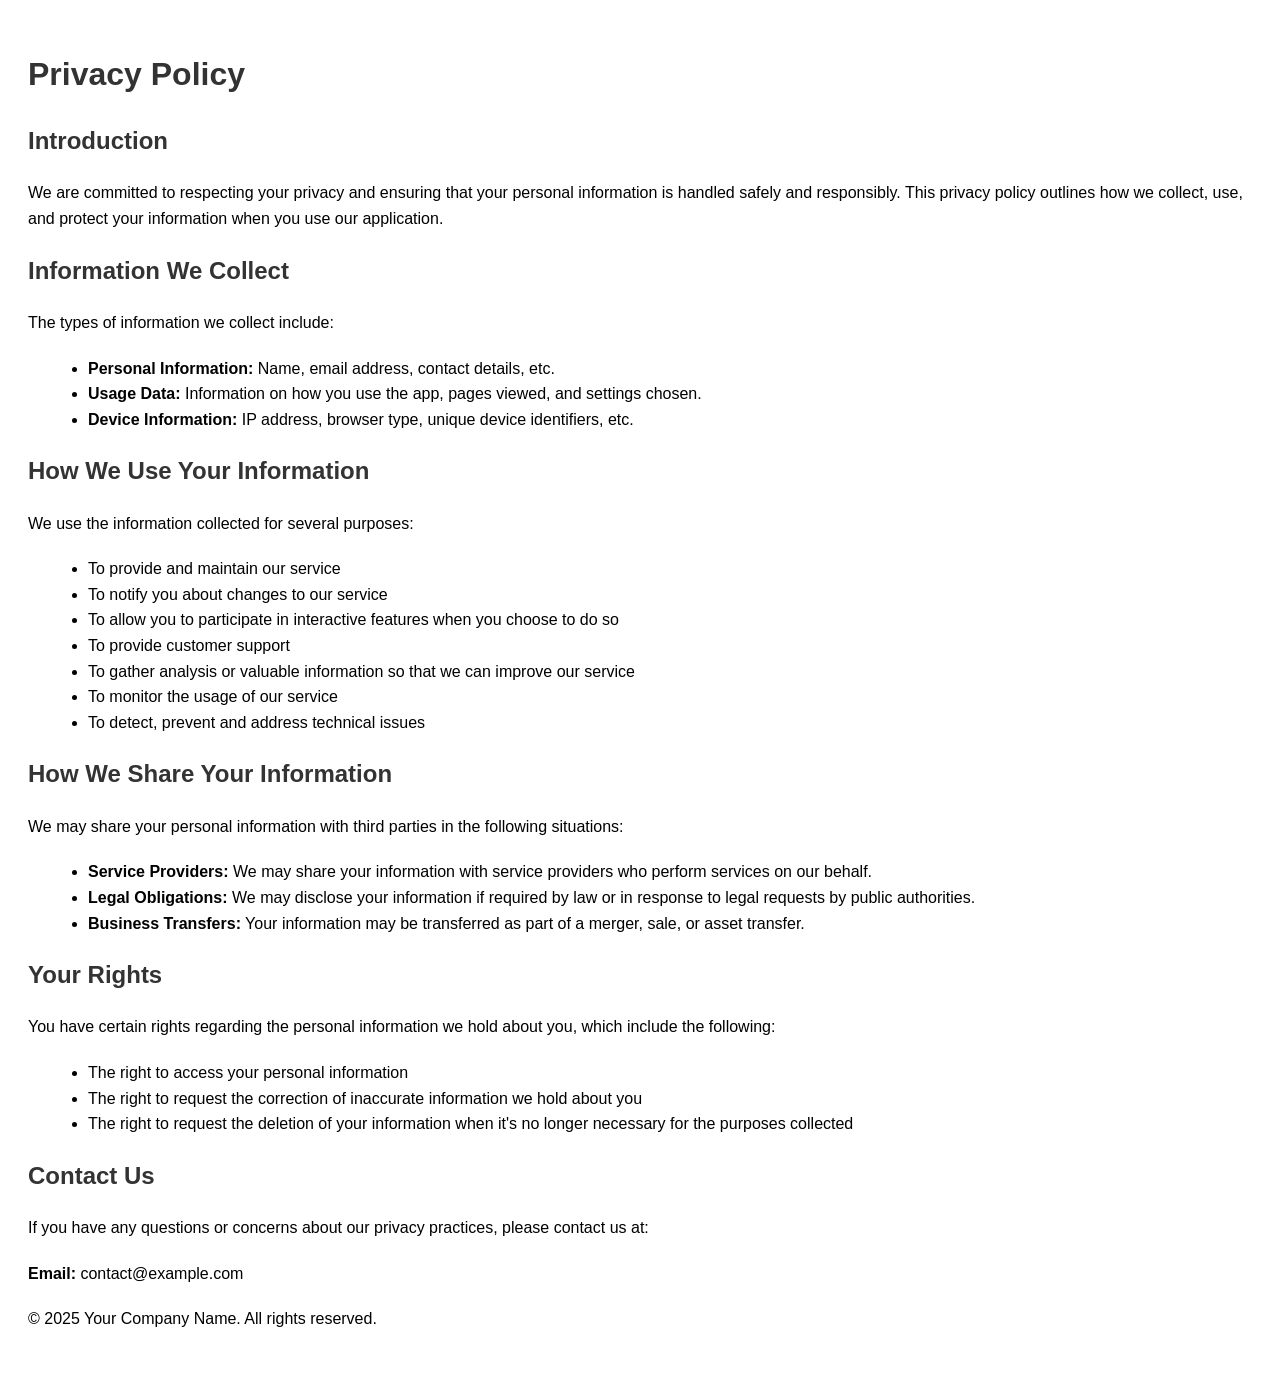
<file: privacy policy.html>
<!DOCTYPE html>
<html lang="en">
<head>
    <meta charset="UTF-8">
    <meta name="viewport" content="width=device-width, initial-scale=1.0">
    <title>Privacy Policy</title>
    <style>
        body { font-family: Arial, sans-serif; line-height: 1.6; padding: 20px; }
        h1, h2 { color: #333; }
        p { margin: 20px 0; }
        ul { margin: 10px 20px; }
    </style>
</head>
<body>
    <header>
        <h1>Privacy Policy</h1>
    </header>
    <section>
        <h2>Introduction</h2>
        <p>We are committed to respecting your privacy and ensuring that your personal information is handled safely and responsibly. This privacy policy outlines how we collect, use, and protect your information when you use our application.</p>
    </section>
    <section>
        <h2>Information We Collect</h2>
        <p>The types of information we collect include:</p>
        <ul>
            <li><strong>Personal Information:</strong> Name, email address, contact details, etc.</li>
            <li><strong>Usage Data:</strong> Information on how you use the app, pages viewed, and settings chosen.</li>
            <li><strong>Device Information:</strong> IP address, browser type, unique device identifiers, etc.</li>
        </ul>
    </section>
    <section>
        <h2>How We Use Your Information</h2>
        <p>We use the information collected for several purposes:</p>
        <ul>
            <li>To provide and maintain our service</li>
            <li>To notify you about changes to our service</li>
            <li>To allow you to participate in interactive features when you choose to do so</li>
            <li>To provide customer support</li>
            <li>To gather analysis or valuable information so that we can improve our service</li>
            <li>To monitor the usage of our service</li>
            <li>To detect, prevent and address technical issues</li>
        </ul>
    </section>
    <section>
        <h2>How We Share Your Information</h2>
        <p>We may share your personal information with third parties in the following situations:</p>
        <ul>
            <li><strong>Service Providers:</strong> We may share your information with service providers who perform services on our behalf.</li>
            <li><strong>Legal Obligations:</strong> We may disclose your information if required by law or in response to legal requests by public authorities.</li>
            <li><strong>Business Transfers:</strong> Your information may be transferred as part of a merger, sale, or asset transfer.</li>
        </ul>
    </section>
    <section>
        <h2>Your Rights</h2>
        <p>You have certain rights regarding the personal information we hold about you, which include the following:</p>
        <ul>
            <li>The right to access your personal information</li>
            <li>The right to request the correction of inaccurate information we hold about you</li>
            <li>The right to request the deletion of your information when it's no longer necessary for the purposes collected</li>
        </ul>
    </section>
    <section>
        <h2>Contact Us</h2>
        <p>If you have any questions or concerns about our privacy practices, please contact us at:</p>
        <p><strong>Email:</strong> contact@example.com</p>
    </section>
    <footer>
        <p>&copy; 2025 Your Company Name. All rights reserved.</p>
    </footer>
</body>
</html>
</file>
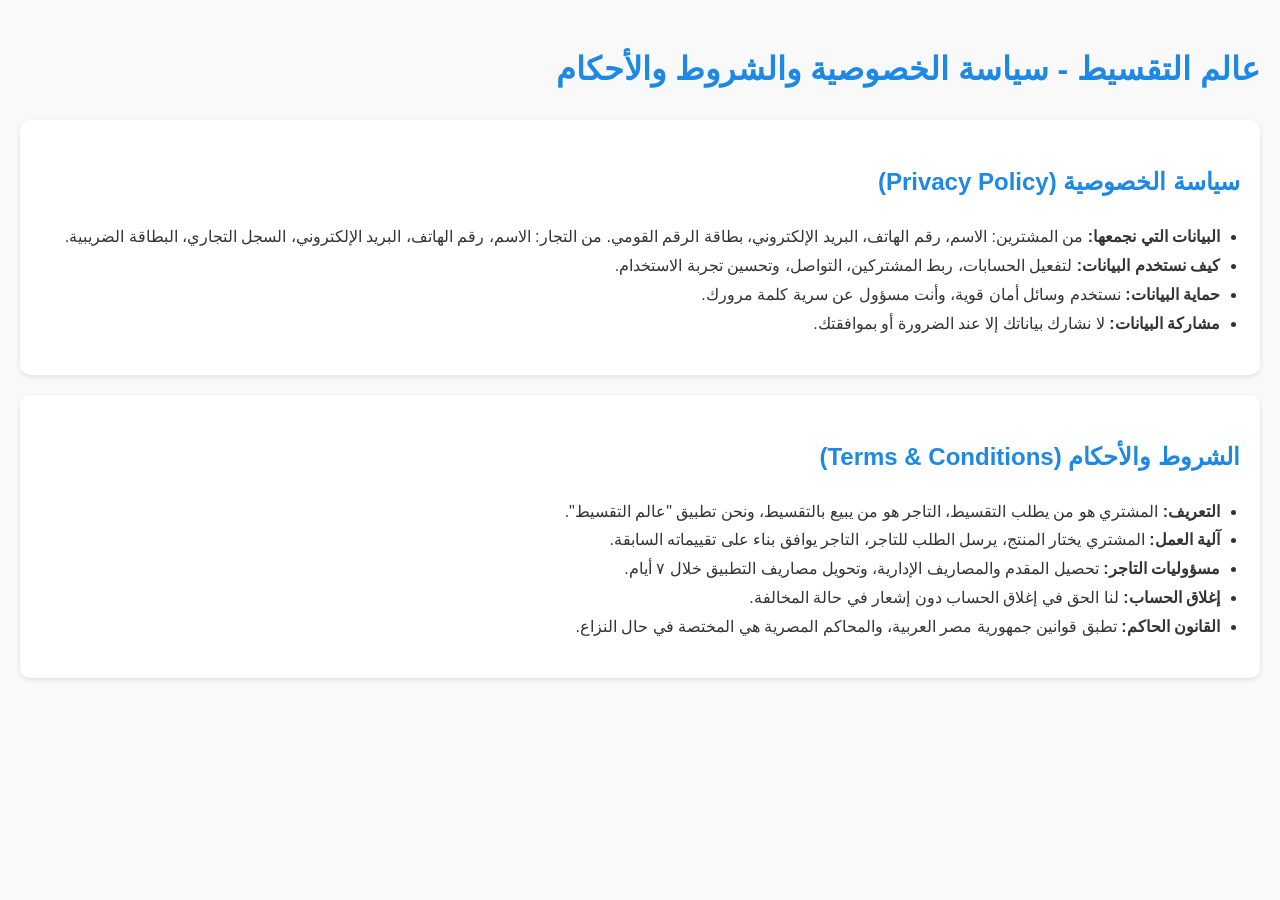
<file: privacy-policy.html>
<!DOCTYPE html>
<html lang="ar" dir="rtl">
<head>
  <meta charset="UTF-8">
  <meta name="viewport" content="width=device-width, initial-scale=1.0">
  <title>سياسة الخصوصية والشروط والأحكام - عالم التقسيط</title>
  <style>
    body {
      font-family: 'Tahoma', sans-serif;
      background-color: #f9f9f9;
      margin: 0;
      padding: 20px;
      line-height: 1.8;
      color: #333;
    }
    h1, h2 {
      color: #1e88e5;
    }
    section {
      background: #fff;
      border-radius: 10px;
      padding: 20px;
      margin-bottom: 20px;
      box-shadow: 0 2px 5px rgba(0, 0, 0, 0.1);
    }
    ul {
      padding-right: 20px;
    }
  </style>
</head>
<body>

  <h1>عالم التقسيط - سياسة الخصوصية والشروط والأحكام</h1>

  <section>
    <h2>سياسة الخصوصية (Privacy Policy)</h2>
    <ul>
      <li><strong>البيانات التي نجمعها:</strong> من المشترين: الاسم، رقم الهاتف، البريد الإلكتروني، بطاقة الرقم القومي. من التجار: الاسم، رقم الهاتف، البريد الإلكتروني، السجل التجاري، البطاقة الضريبية.</li>
      <li><strong>كيف نستخدم البيانات:</strong> لتفعيل الحسابات، ربط المشتركين، التواصل، وتحسين تجربة الاستخدام.</li>
      <li><strong>حماية البيانات:</strong> نستخدم وسائل أمان قوية، وأنت مسؤول عن سرية كلمة مرورك.</li>
      <li><strong>مشاركة البيانات:</strong> لا نشارك بياناتك إلا عند الضرورة أو بموافقتك.</li>
    </ul>
  </section>

  <section>
    <h2>الشروط والأحكام (Terms & Conditions)</h2>
    <ul>
      <li><strong>التعريف:</strong> المشتري هو من يطلب التقسيط، التاجر هو من يبيع بالتقسيط، ونحن تطبيق "عالم التقسيط".</li>
      <li><strong>آلية العمل:</strong> المشتري يختار المنتج، يرسل الطلب للتاجر، التاجر يوافق بناء على تقييماته السابقة.</li>
      <li><strong>مسؤوليات التاجر:</strong> تحصيل المقدم والمصاريف الإدارية، وتحويل مصاريف التطبيق خلال ٧ أيام.</li>
      <li><strong>إغلاق الحساب:</strong> لنا الحق في إغلاق الحساب دون إشعار في حالة المخالفة.</li>
      <li><strong>القانون الحاكم:</strong> تطبق قوانين جمهورية مصر العربية، والمحاكم المصرية هي المختصة في حال النزاع.</li>
    </ul>
  </section>

</body>
</html>
</file>
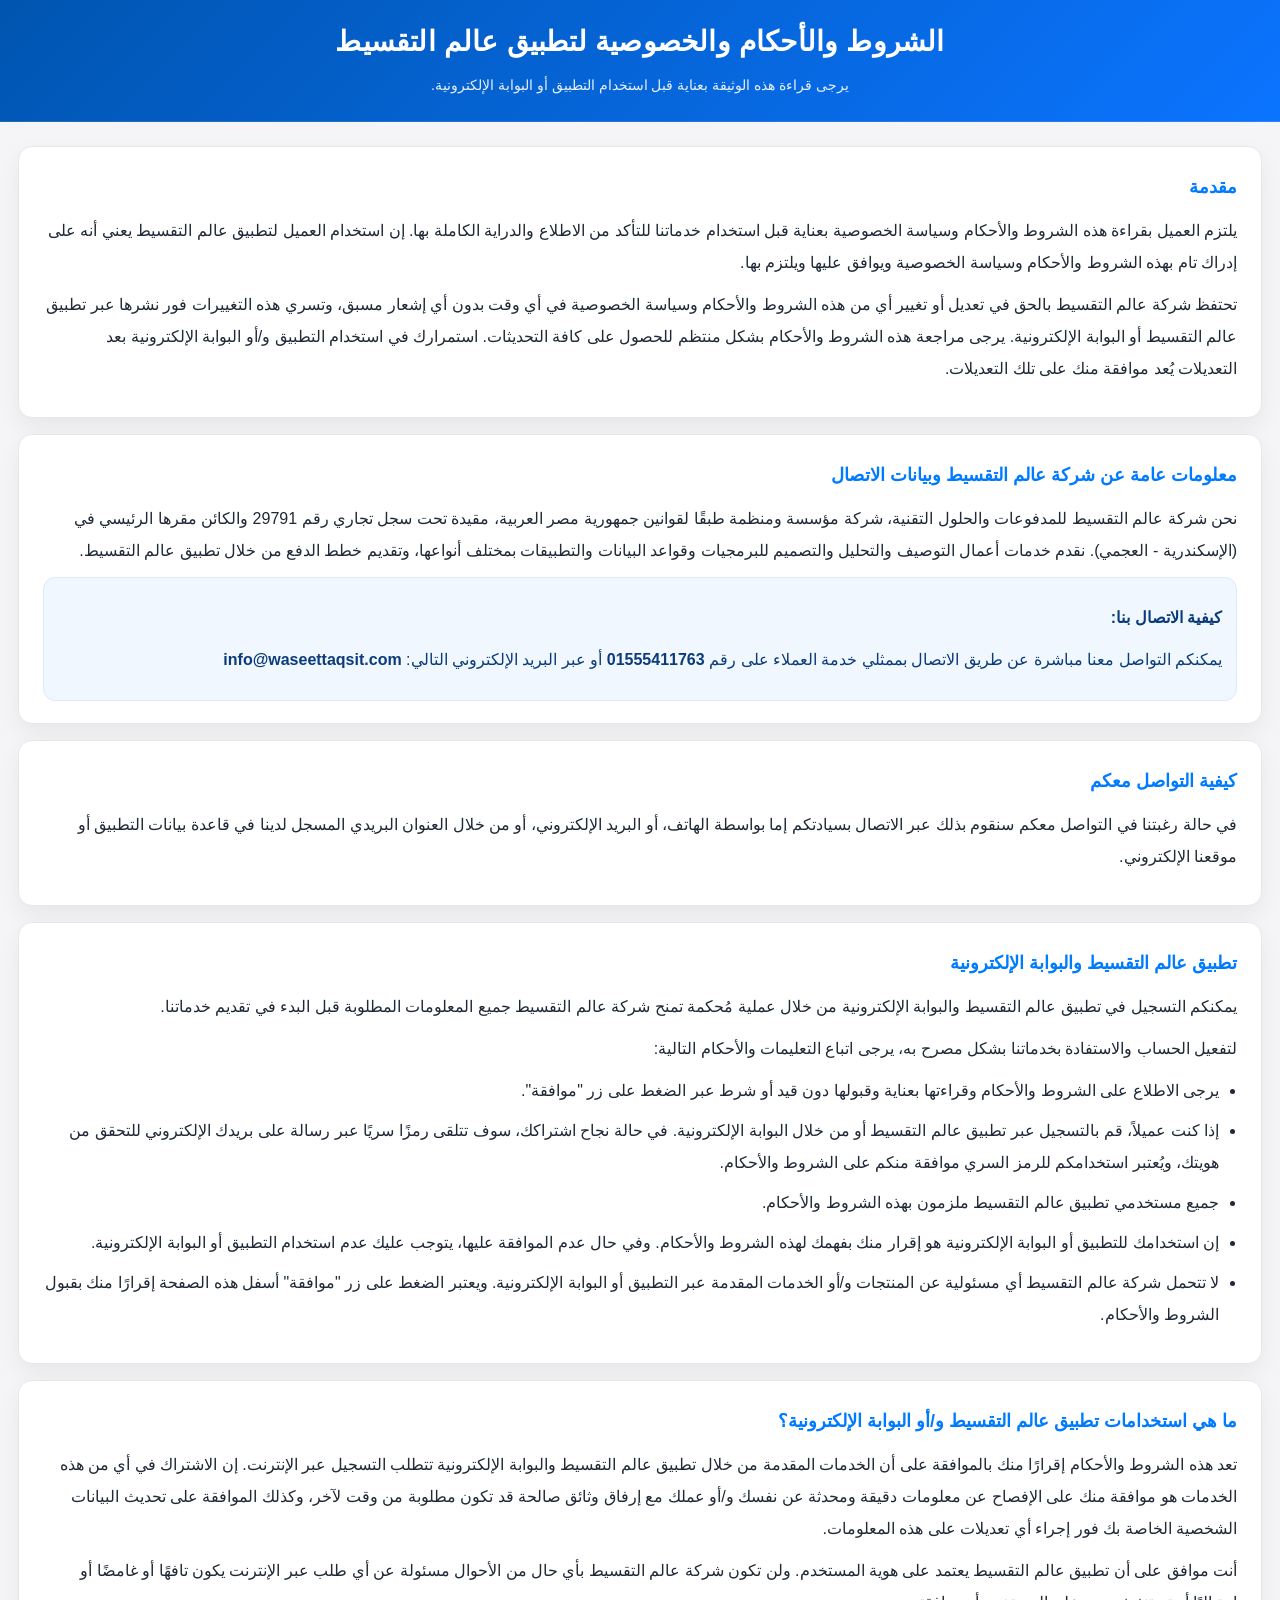
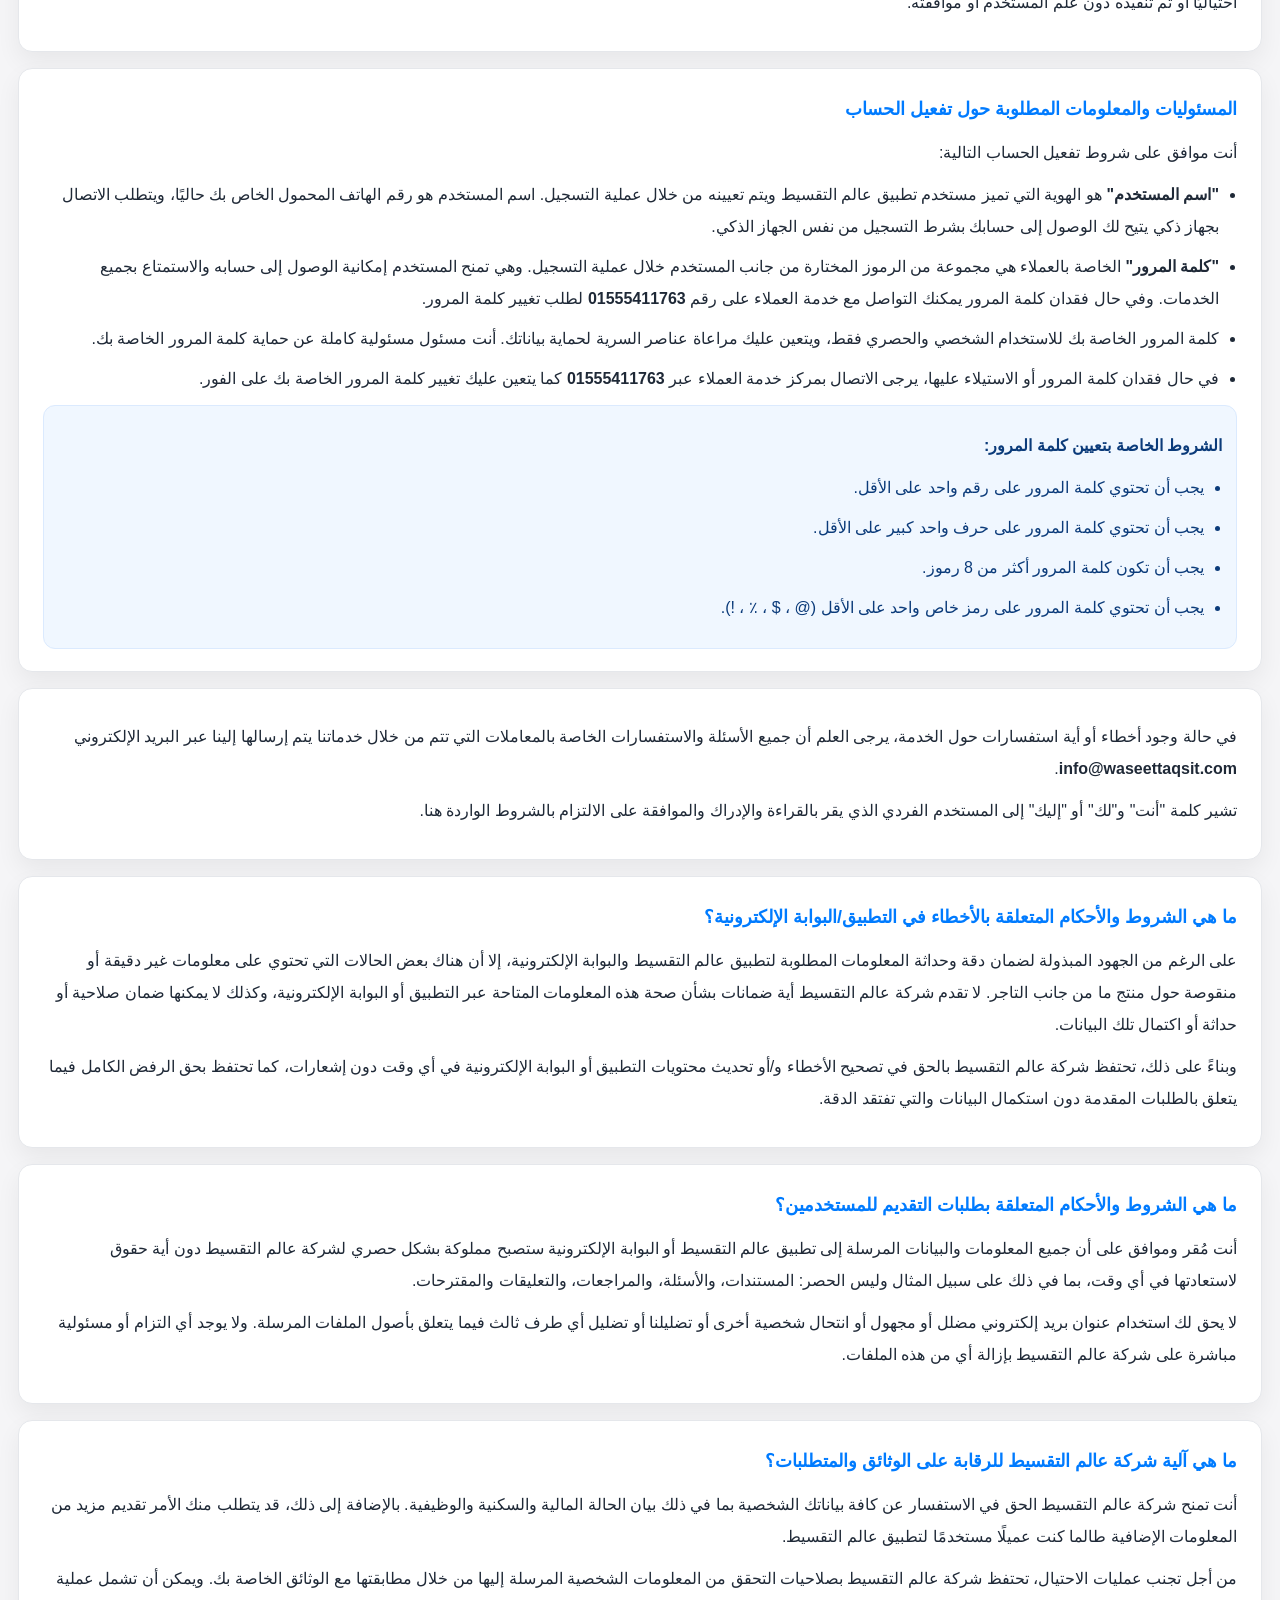
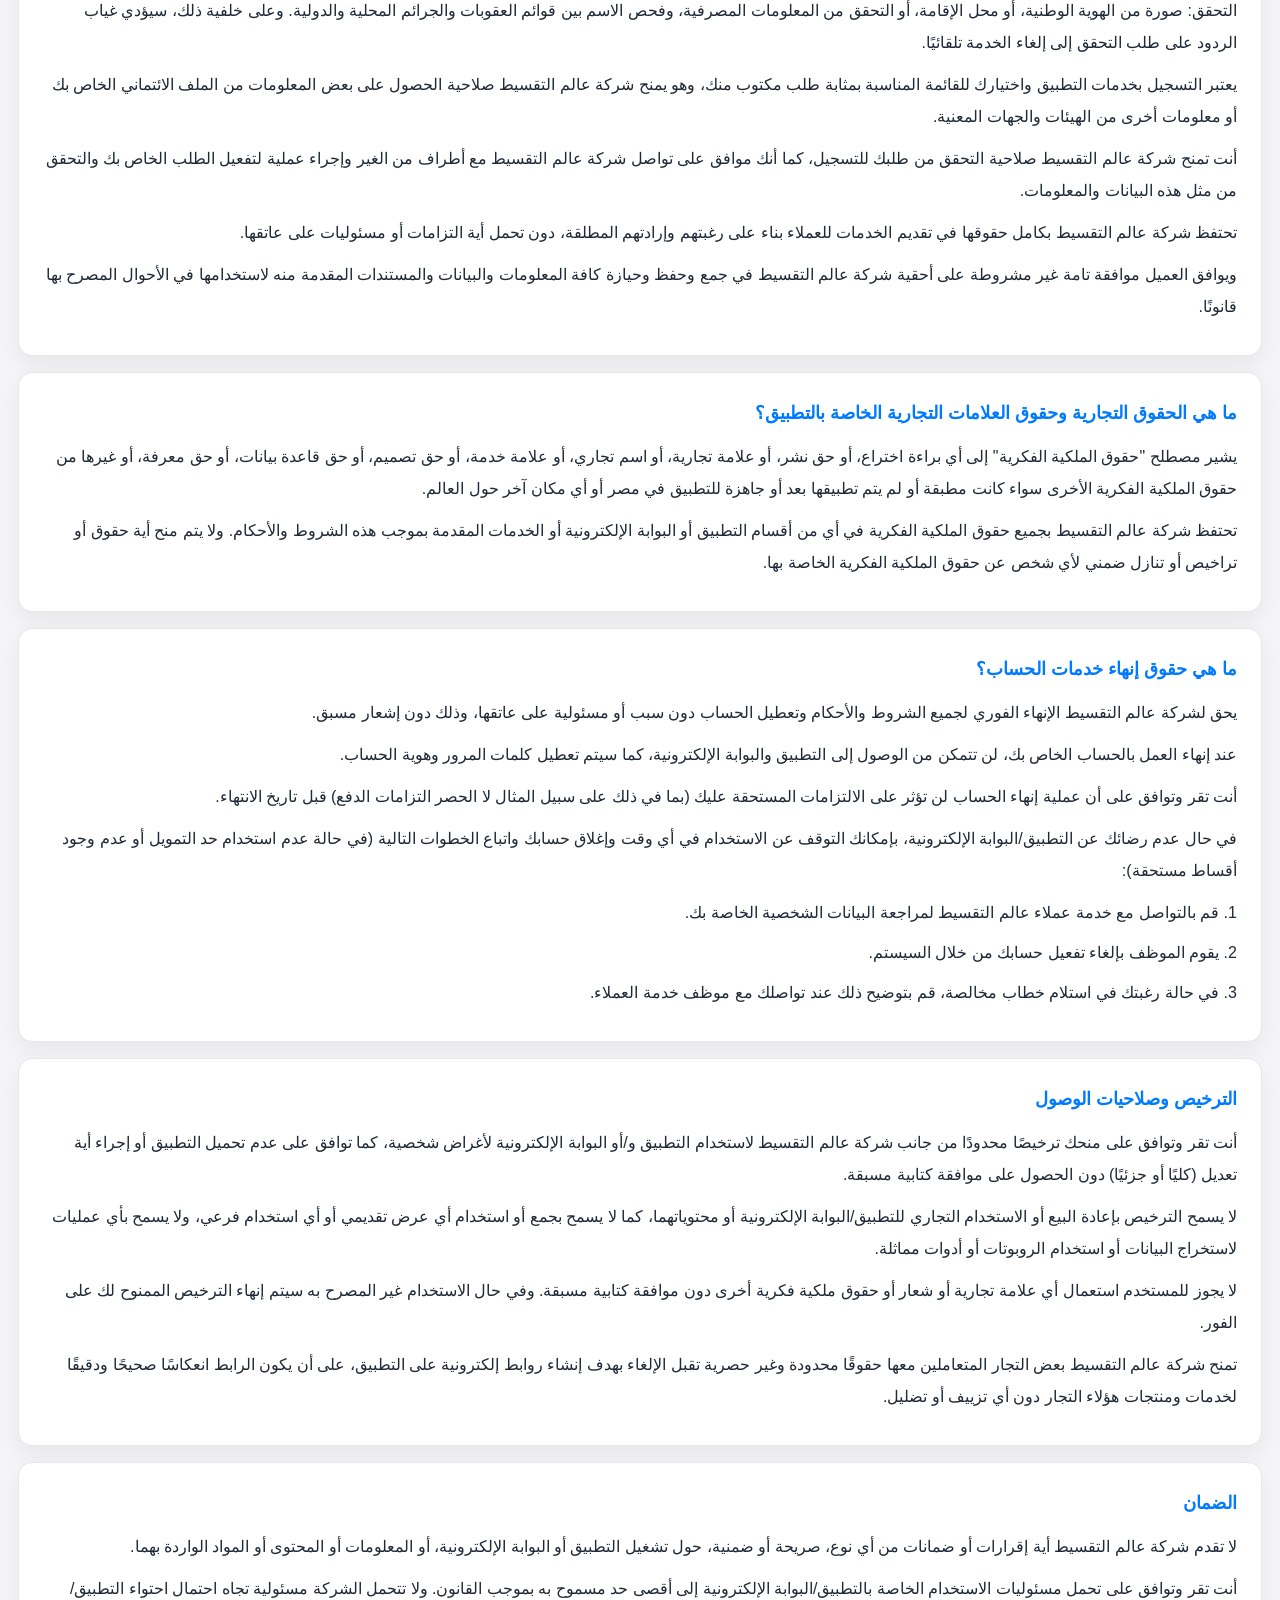
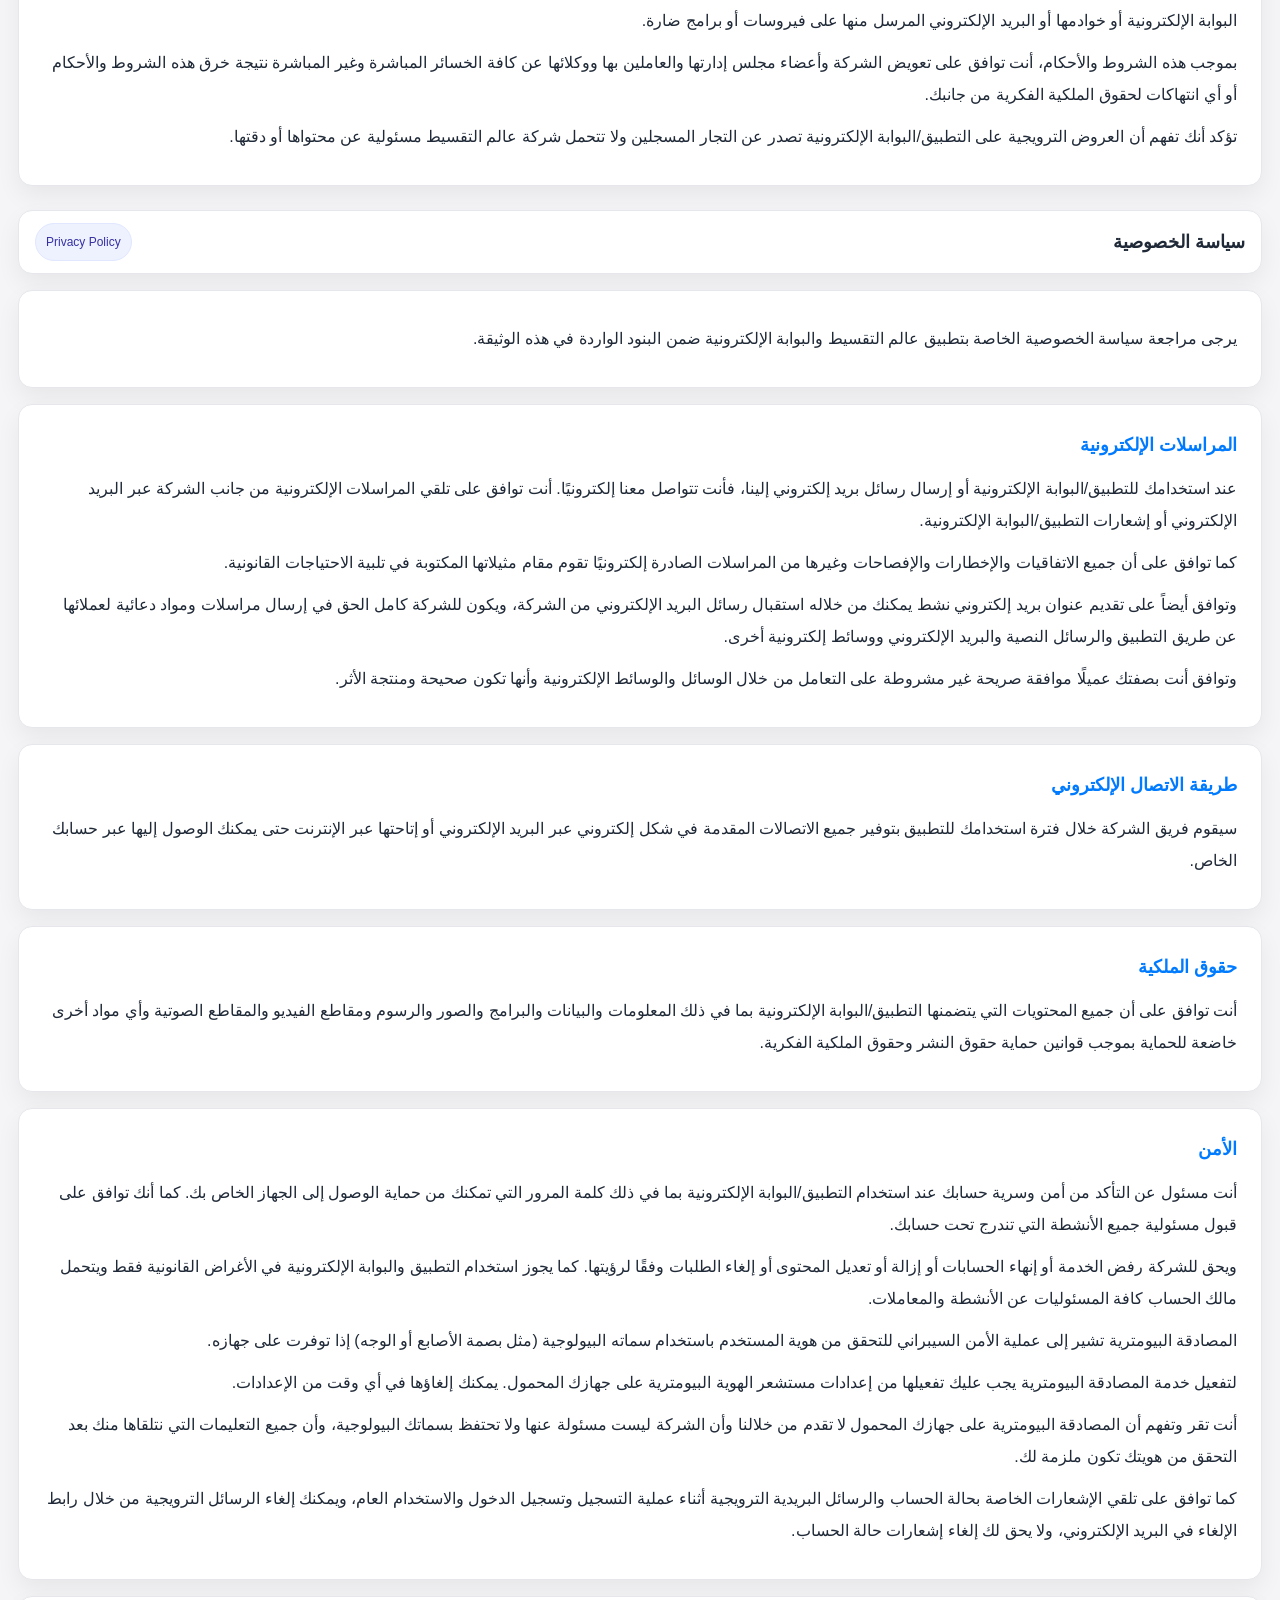
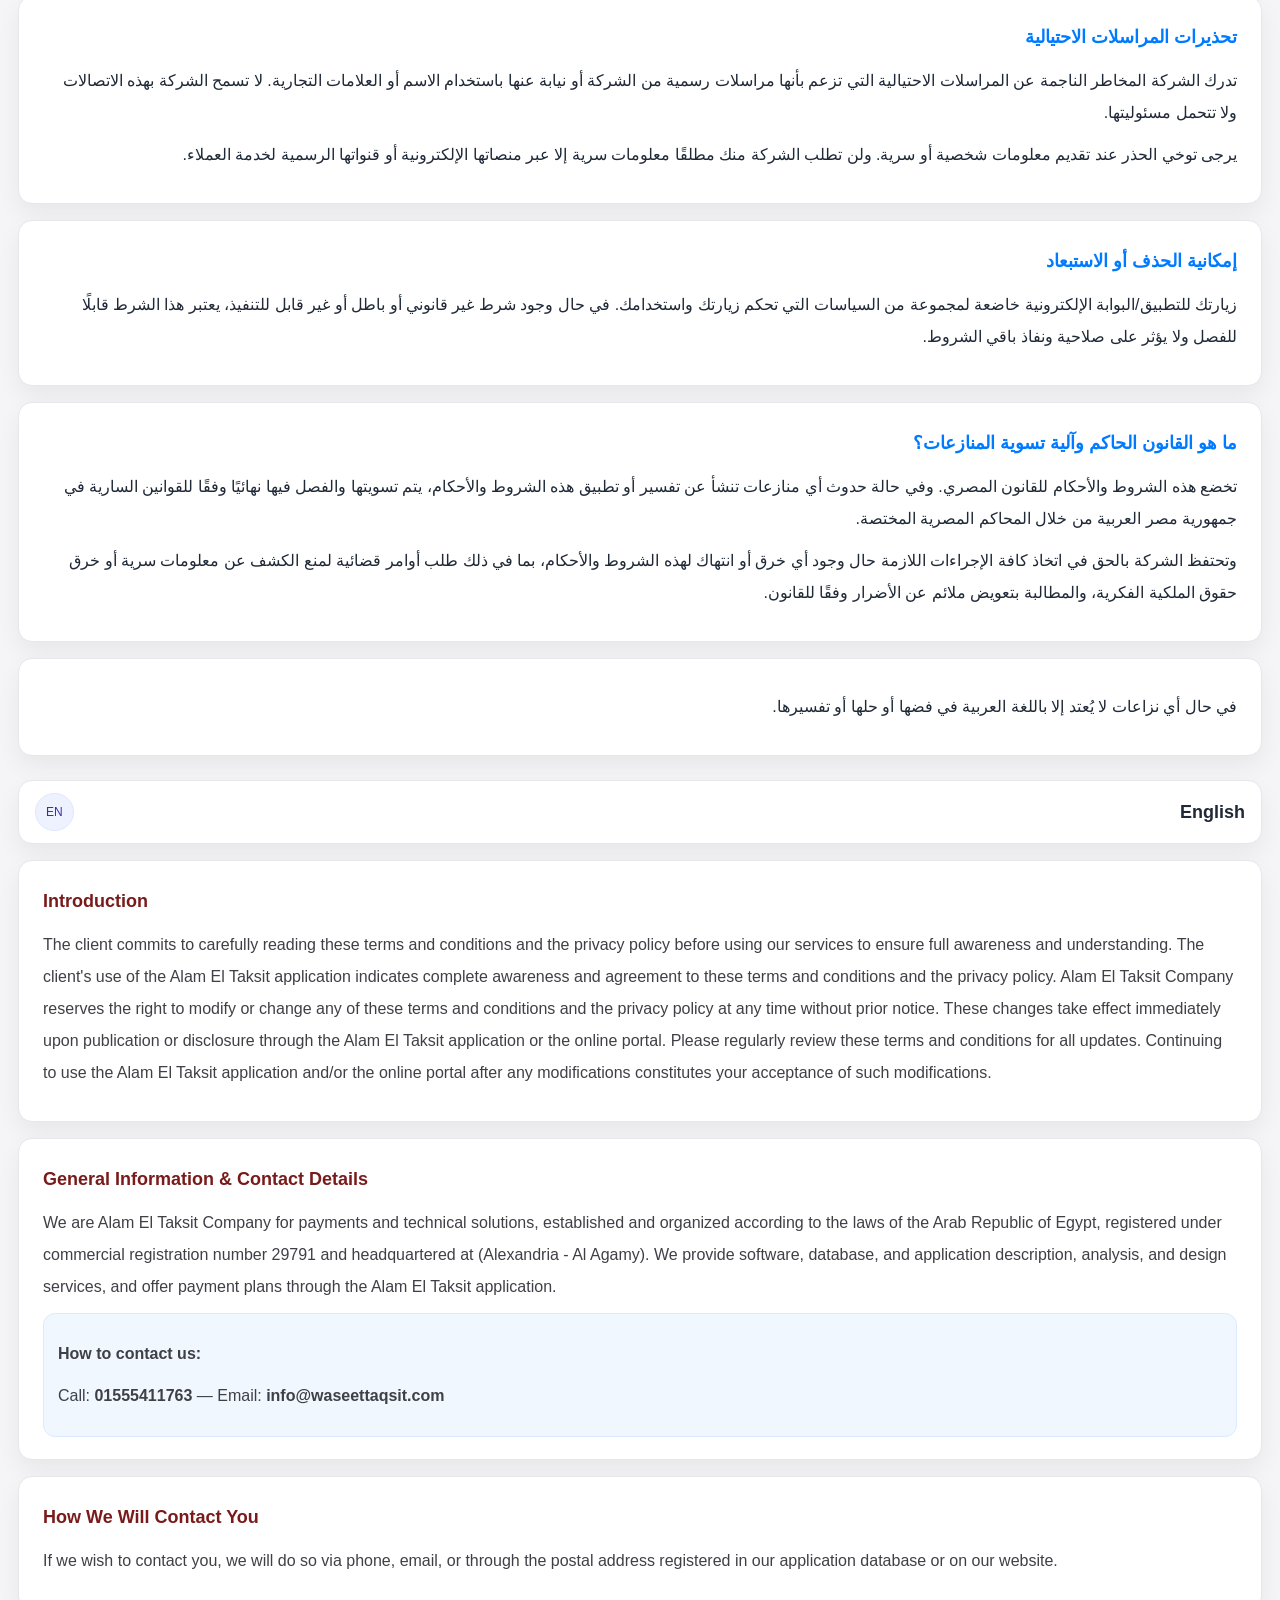
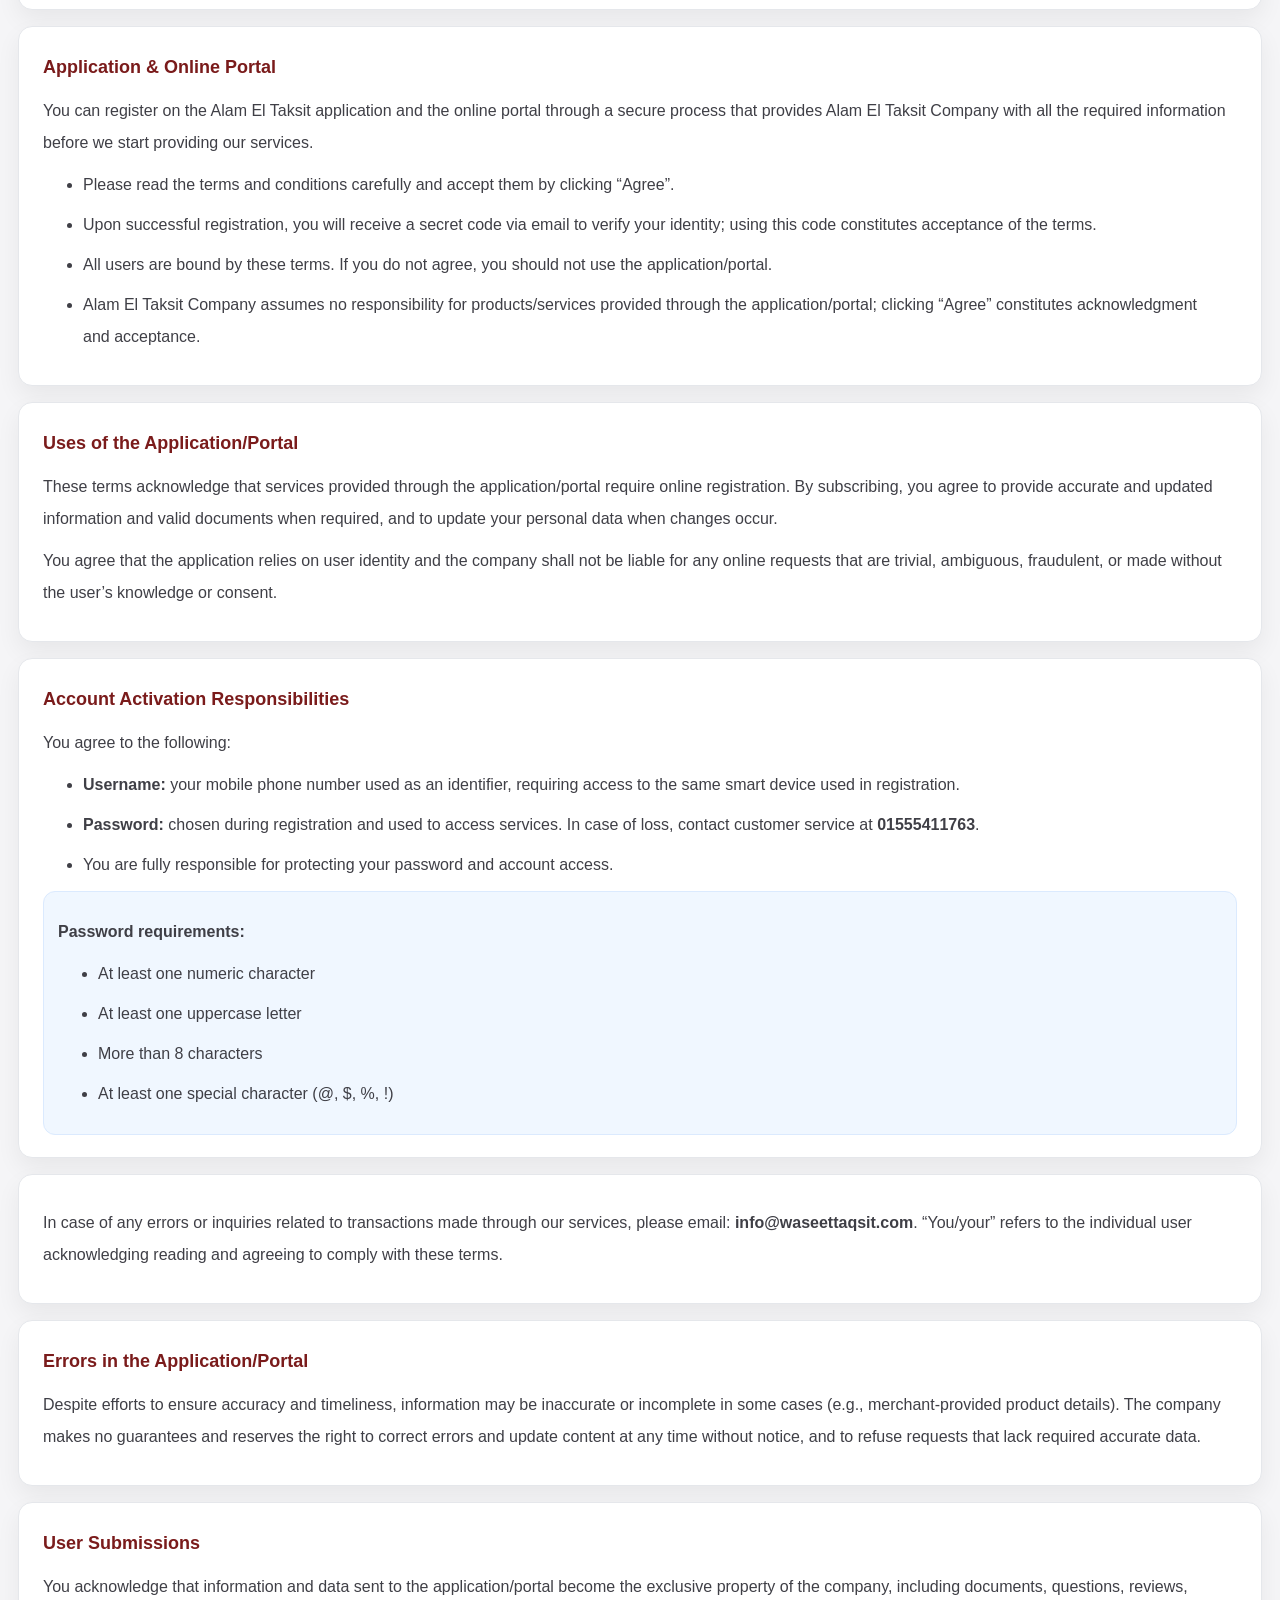
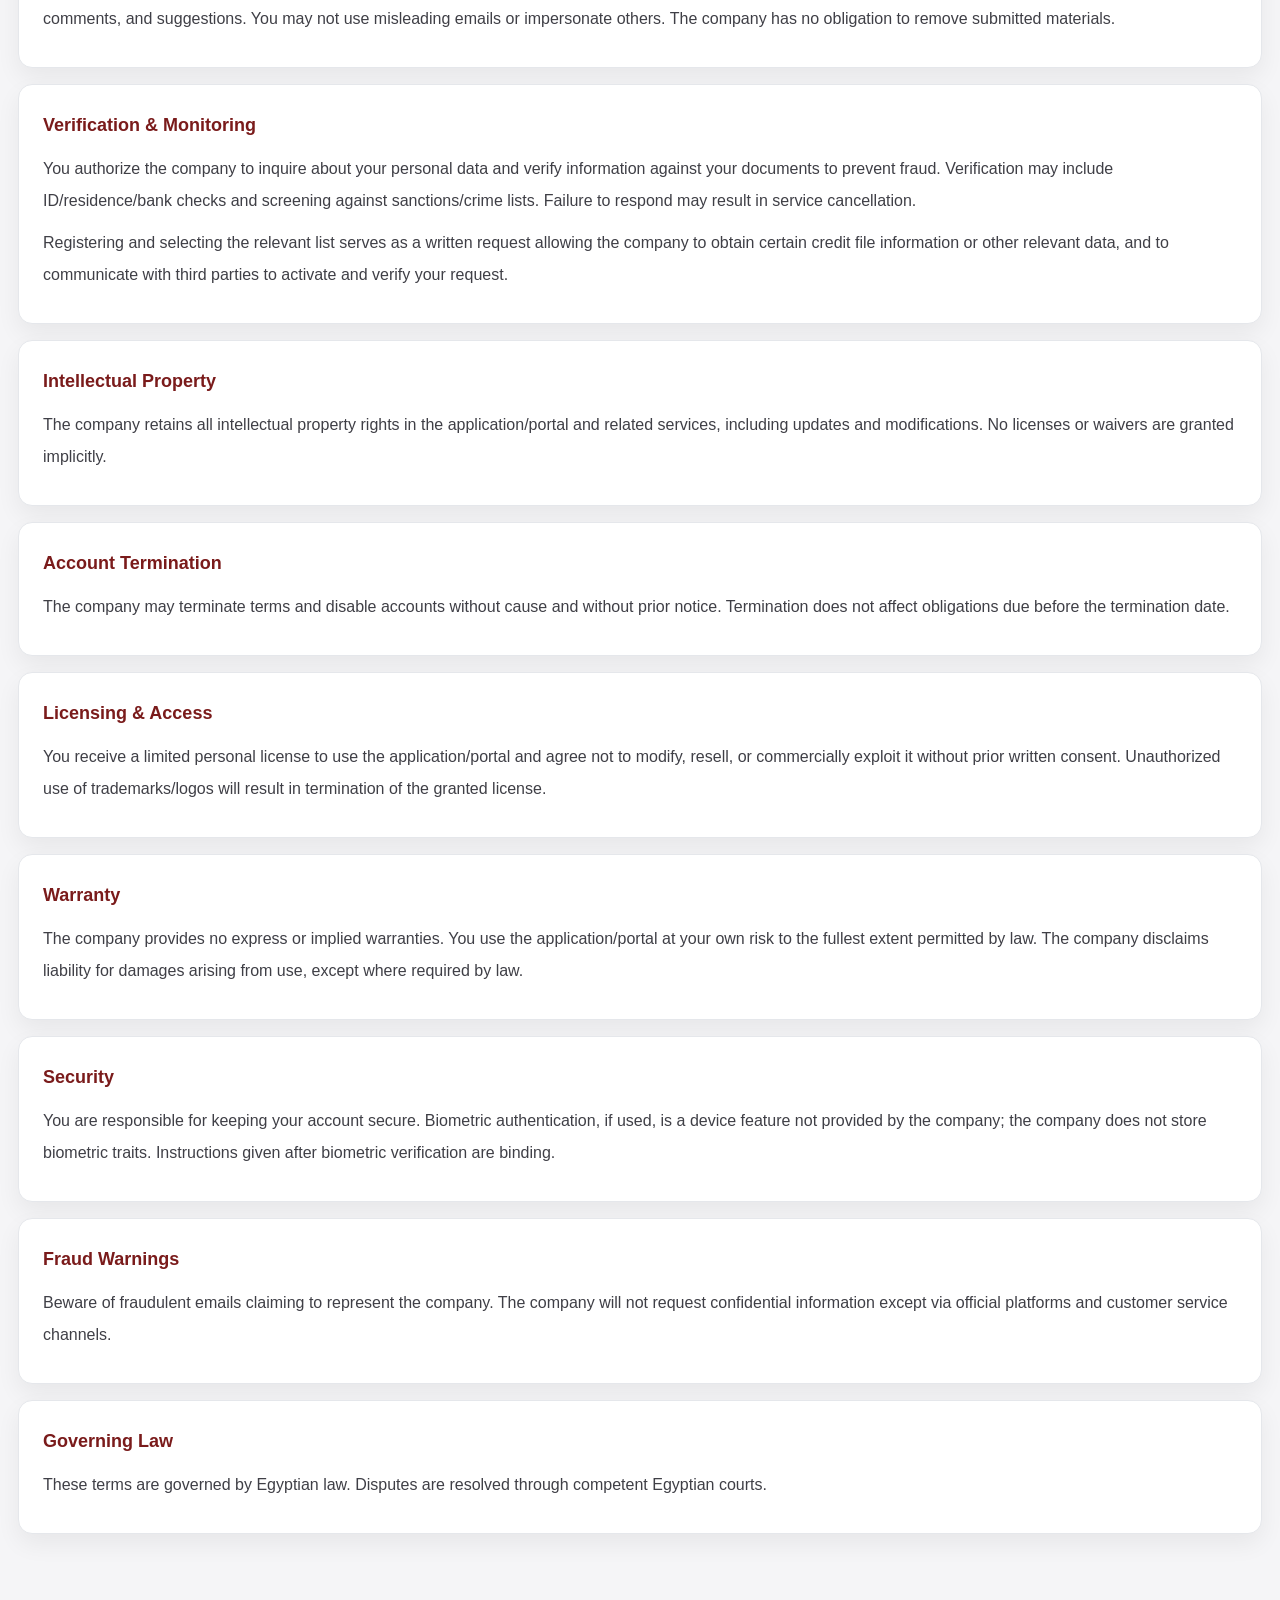
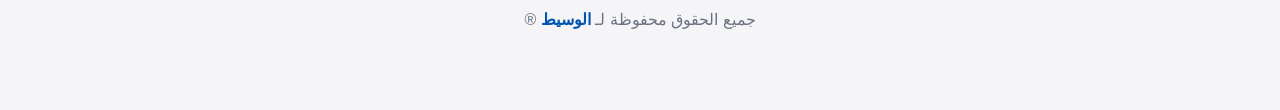
<file: privacy-policy/privacy-policy.html>
<!DOCTYPE html>
<html lang="ar" dir="rtl">
<head>
  <meta charset="UTF-8" />
  <meta name="viewport" content="width=device-width, initial-scale=1" />
  <title>الشروط والأحكام والخصوصية</title>

  <style>
    :root{
      --brand:#0055b0;
      --brand-2:#007BFF;
      --bg:#f5f5f7;
      --text:#1f2937;
      --muted:#6b7280;
      --card:#ffffff;
      --border:#e5e7eb;
      --shadow: 0 10px 25px rgba(0,0,0,.06);
      --radius: 14px;
      --max: 1360px;
      --pad: 18px;
    }

    *{ box-sizing:border-box; }
    html,body{ height:100%; }

    body{
      font-family: Arial, sans-serif;
      margin:0;
      background: var(--bg);
      color: var(--text);
      line-height: 2;
    }

    /* Page container */
    .page{
      max-width: var(--max);
      margin: 0 auto;
      padding: 24px var(--pad) 48px;
    }

    /* Top header */
    .topbar{
      background: linear-gradient(135deg, var(--brand), #0b74ff);
      color:#fff;
      border-bottom: 1px solid rgba(255,255,255,.12);
    }
    .topbar .page{
      padding: 22px var(--pad);
    }
    .topbar h1{
      margin:0;
      font-size: clamp(20px, 2.2vw, 30px);
      line-height: 1.4;
      text-align:center;
      font-weight: 800;
      letter-spacing: .2px;
    }
    .topbar p{
      margin:10px 0 0;
      text-align:center;
      color: rgba(255,255,255,.9);
      font-size: 14px;
    }

    /* Layout */
    main{
      display:grid;
      grid-template-columns: 1fr;
      gap: 16px;
      margin-top: 18px;
    }

    /* Section card */
    section{
      background: var(--card);
      border: 1px solid var(--border);
      border-radius: var(--radius);
      box-shadow: var(--shadow);
      padding: 18px 18px;
    }

    section h2{
      margin: 0 0 10px;
      font-size: 18px;
      color: var(--brand-2);
    }

    section p{ margin: 10px 0; }

    ul{
      margin: 10px 0;
      padding-right: 18px;
    }
    li{ margin: 8px 0; }

    .note{
      background: #f0f7ff;
      border: 1px solid #dbeafe;
      color: #0b3b7a;
      padding: 14px 14px;
      border-radius: 12px;
    }

    /* Divider header (for Privacy Policy / English) */
    .divider{
      margin-top: 8px;
      padding: 12px 16px;
      border-radius: var(--radius);
      border: 1px solid var(--border);
      background: #fff;
      box-shadow: var(--shadow);
      display:flex;
      align-items:center;
      justify-content: space-between;
      gap: 12px;
      flex-wrap: wrap;
    }
    .divider h2{
      margin:0;
      font-size: 18px;
      color: var(--text);
    }
    .badge{
      font-size: 12px;
      padding: 6px 10px;
      border-radius: 999px;
      background: #eef2ff;
      border: 1px solid #e0e7ff;
      color: #3730a3;
      white-space: nowrap;
    }

    /* English content block */
    .englishWrap{
      direction:ltr;
      text-align:left;
    }
    .englishWrap h2{
      color: #7a1b1b;
    }
    .englishWrap{
      color: #3f3f46;
    }

    /* Footer */
    footer{
      margin-top: 20px;
      padding: 18px 0 10px;
      color: var(--muted);
      text-align:center;
    }
    footer a{
      color: var(--brand);
      text-decoration: none;
      font-weight: 700;
    }
    footer a:hover{ text-decoration: underline; }

    /* Responsive */
    @media (min-width: 900px){
      section{
        padding: 22px 24px;
      }
    }
  </style>
</head>

<body>
  <header class="topbar">
    <div class="page">
      <h1>الشروط والأحكام والخصوصية لتطبيق عالم التقسيط</h1>
      <p>يرجى قراءة هذه الوثيقة بعناية قبل استخدام التطبيق أو البوابة الإلكترونية.</p>
    </div>
  </header>

  <main class="page">

    <section>
      <h2>مقدمة</h2>
      <p>
        يلتزم العميل بقراءة هذه الشروط والأحكام وسياسة الخصوصية بعناية قبل استخدام خدماتنا للتأكد من الاطلاع والدراية الكاملة بها.
        إن استخدام العميل لتطبيق عالم التقسيط يعني أنه على إدراك تام بهذه الشروط والأحكام وسياسة الخصوصية ويوافق عليها ويلتزم بها.
      </p>
      <p>
        تحتفظ شركة عالم التقسيط بالحق في تعديل أو تغيير أي من هذه الشروط والأحكام وسياسة الخصوصية في أي وقت بدون أي إشعار مسبق،
        وتسري هذه التغييرات فور نشرها عبر تطبيق عالم التقسيط أو البوابة الإلكترونية. يرجى مراجعة هذه الشروط والأحكام بشكل منتظم للحصول
        على كافة التحديثات. استمرارك في استخدام التطبيق و/أو البوابة الإلكترونية بعد التعديلات يُعد موافقة منك على تلك التعديلات.
      </p>
    </section>

    <section>
      <h2>معلومات عامة عن شركة عالم التقسيط وبيانات الاتصال</h2>
      <p>
        نحن شركة عالم التقسيط للمدفوعات والحلول التقنية، شركة مؤسسة ومنظمة طبقًا لقوانين جمهورية مصر العربية،
        مقيدة تحت سجل تجاري رقم 29791 والكائن مقرها الرئيسي في (الإسكندرية - العجمي).
        نقدم خدمات أعمال التوصيف والتحليل والتصميم للبرمجيات وقواعد البيانات والتطبيقات بمختلف أنواعها،
        وتقديم خطط الدفع من خلال تطبيق عالم التقسيط.
      </p>

      <div class="note">
        <p><strong>كيفية الاتصال بنا:</strong></p>
        <p>
          يمكنكم التواصل معنا مباشرة عن طريق الاتصال بممثلي خدمة العملاء على رقم
          <strong>01555411763</strong>
          أو عبر البريد الإلكتروني التالي:
          <strong>info@waseettaqsit.com</strong>
        </p>
      </div>
    </section>

    <section>
      <h2>كيفية التواصل معكم</h2>
      <p>
        في حالة رغبتنا في التواصل معكم سنقوم بذلك عبر الاتصال بسيادتكم إما بواسطة الهاتف، أو البريد الإلكتروني،
        أو من خلال العنوان البريدي المسجل لدينا في قاعدة بيانات التطبيق أو موقعنا الإلكتروني.
      </p>
    </section>

    <section>
      <h2>تطبيق عالم التقسيط والبوابة الإلكترونية</h2>
      <p>
        يمكنكم التسجيل في تطبيق عالم التقسيط والبوابة الإلكترونية من خلال عملية مُحكمة تمنح شركة عالم التقسيط جميع المعلومات المطلوبة
        قبل البدء في تقديم خدماتنا.
      </p>
      <p>لتفعيل الحساب والاستفادة بخدماتنا بشكل مصرح به، يرجى اتباع التعليمات والأحكام التالية:</p>
      <ul>
        <li>يرجى الاطلاع على الشروط والأحكام وقراءتها بعناية وقبولها دون قيد أو شرط عبر الضغط على زر "موافقة".</li>
        <li>
          إذا كنت عميلاً، قم بالتسجيل عبر تطبيق عالم التقسيط أو من خلال البوابة الإلكترونية. في حالة نجاح اشتراكك،
          سوف تتلقى رمزًا سريًا عبر رسالة على بريدك الإلكتروني للتحقق من هويتك، ويُعتبر استخدامكم للرمز السري موافقة منكم على
          الشروط والأحكام.
        </li>
        <li>جميع مستخدمي تطبيق عالم التقسيط ملزمون بهذه الشروط والأحكام.</li>
        <li>
          إن استخدامك للتطبيق أو البوابة الإلكترونية هو إقرار منك بفهمك لهذه الشروط والأحكام. وفي حال عدم الموافقة عليها،
          يتوجب عليك عدم استخدام التطبيق أو البوابة الإلكترونية.
        </li>
        <li>
          لا تتحمل شركة عالم التقسيط أي مسئولية عن المنتجات و/أو الخدمات المقدمة عبر التطبيق أو البوابة الإلكترونية.
          ويعتبر الضغط على زر "موافقة" أسفل هذه الصفحة إقرارًا منك بقبول الشروط والأحكام.
        </li>
      </ul>
    </section>

    <section>
      <h2>ما هي استخدامات تطبيق عالم التقسيط و/أو البوابة الإلكترونية؟</h2>
      <p>
        تعد هذه الشروط والأحكام إقرارًا منك بالموافقة على أن الخدمات المقدمة من خلال تطبيق عالم التقسيط والبوابة الإلكترونية
        تتطلب التسجيل عبر الإنترنت. إن الاشتراك في أي من هذه الخدمات هو موافقة منك على الإفصاح عن معلومات دقيقة ومحدثة عن نفسك
        و/أو عملك مع إرفاق وثائق صالحة قد تكون مطلوبة من وقت لآخر، وكذلك الموافقة على تحديث البيانات الشخصية الخاصة بك فور إجراء
        أي تعديلات على هذه المعلومات.
      </p>
      <p>
        أنت موافق على أن تطبيق عالم التقسيط يعتمد على هوية المستخدم. ولن تكون شركة عالم التقسيط بأي حال من الأحوال مسئولة عن أي طلب
        عبر الإنترنت يكون تافهًا أو غامضًا أو احتياليًا أو تم تنفيذه دون علم المستخدم أو موافقته.
      </p>
    </section>

    <section>
      <h2>المسئوليات والمعلومات المطلوبة حول تفعيل الحساب</h2>
      <p>أنت موافق على شروط تفعيل الحساب التالية:</p>
      <ul>
        <li>
          <strong>"اسم المستخدم"</strong> هو الهوية التي تميز مستخدم تطبيق عالم التقسيط ويتم تعيينه من خلال عملية التسجيل.
          اسم المستخدم هو رقم الهاتف المحمول الخاص بك حاليًا، ويتطلب الاتصال بجهاز ذكي يتيح لك الوصول إلى حسابك بشرط التسجيل من
          نفس الجهاز الذكي.
        </li>
        <li>
          <strong>"كلمة المرور"</strong> الخاصة بالعملاء هي مجموعة من الرموز المختارة من جانب المستخدم خلال عملية التسجيل.
          وهي تمنح المستخدم إمكانية الوصول إلى حسابه والاستمتاع بجميع الخدمات.
          وفي حال فقدان كلمة المرور يمكنك التواصل مع خدمة العملاء على رقم <strong>01555411763</strong> لطلب تغيير كلمة المرور.
        </li>
        <li>
          كلمة المرور الخاصة بك للاستخدام الشخصي والحصري فقط، ويتعين عليك مراعاة عناصر السرية لحماية بياناتك.
          أنت مسئول مسئولية كاملة عن حماية كلمة المرور الخاصة بك.
        </li>
        <li>
          في حال فقدان كلمة المرور أو الاستيلاء عليها، يرجى الاتصال بمركز خدمة العملاء عبر <strong>01555411763</strong>
          كما يتعين عليك تغيير كلمة المرور الخاصة بك على الفور.
        </li>
      </ul>

      <div class="note">
        <p><strong>الشروط الخاصة بتعيين كلمة المرور:</strong></p>
        <ul>
          <li>يجب أن تحتوي كلمة المرور على رقم واحد على الأقل.</li>
          <li>يجب أن تحتوي كلمة المرور على حرف واحد كبير على الأقل.</li>
          <li>يجب أن تكون كلمة المرور أكثر من 8 رموز.</li>
          <li>يجب أن تحتوي كلمة المرور على رمز خاص واحد على الأقل (@ ، $ ، ٪ ، !).</li>
        </ul>
      </div>
    </section>

    <section>
      <p>
        في حالة وجود أخطاء أو أية استفسارات حول الخدمة، يرجى العلم أن جميع الأسئلة والاستفسارات الخاصة بالمعاملات التي تتم من خلال
        خدماتنا يتم إرسالها إلينا عبر البريد الإلكتروني <strong>info@waseettaqsit.com</strong>.
      </p>
      <p>
        تشير كلمة "أنت" و"لك" أو "إليك" إلى المستخدم الفردي الذي يقر بالقراءة والإدراك والموافقة على الالتزام بالشروط الواردة هنا.
      </p>
    </section>

    <section>
      <h2>ما هي الشروط والأحكام المتعلقة بالأخطاء في التطبيق/البوابة الإلكترونية؟</h2>
      <p>
        على الرغم من الجهود المبذولة لضمان دقة وحداثة المعلومات المطلوبة لتطبيق عالم التقسيط والبوابة الإلكترونية،
        إلا أن هناك بعض الحالات التي تحتوي على معلومات غير دقيقة أو منقوصة حول منتج ما من جانب التاجر.
        لا تقدم شركة عالم التقسيط أية ضمانات بشأن صحة هذه المعلومات المتاحة عبر التطبيق أو البوابة الإلكترونية،
        وكذلك لا يمكنها ضمان صلاحية أو حداثة أو اكتمال تلك البيانات.
      </p>
      <p>
        وبناءً على ذلك، تحتفظ شركة عالم التقسيط بالحق في تصحيح الأخطاء و/أو تحديث محتويات التطبيق أو البوابة الإلكترونية في أي وقت
        دون إشعارات، كما تحتفظ بحق الرفض الكامل فيما يتعلق بالطلبات المقدمة دون استكمال البيانات والتي تفتقد الدقة.
      </p>
    </section>

    <section>
      <h2>ما هي الشروط والأحكام المتعلقة بطلبات التقديم للمستخدمين؟</h2>
      <p>
        أنت مُقر وموافق على أن جميع المعلومات والبيانات المرسلة إلى تطبيق عالم التقسيط أو البوابة الإلكترونية ستصبح مملوكة بشكل حصري
        لشركة عالم التقسيط دون أية حقوق لاستعادتها في أي وقت، بما في ذلك على سبيل المثال وليس الحصر: المستندات، والأسئلة،
        والمراجعات، والتعليقات والمقترحات.
      </p>
      <p>
        لا يحق لك استخدام عنوان بريد إلكتروني مضلل أو مجهول أو انتحال شخصية أخرى أو تضليلنا أو تضليل أي طرف ثالث
        فيما يتعلق بأصول الملفات المرسلة. ولا يوجد أي التزام أو مسئولية مباشرة على شركة عالم التقسيط بإزالة أي من هذه الملفات.
      </p>
    </section>

    <section>
      <h2>ما هي آلية شركة عالم التقسيط للرقابة على الوثائق والمتطلبات؟</h2>
      <p>
        أنت تمنح شركة عالم التقسيط الحق في الاستفسار عن كافة بياناتك الشخصية بما في ذلك بيان الحالة المالية والسكنية والوظيفية.
        بالإضافة إلى ذلك، قد يتطلب منك الأمر تقديم مزيد من المعلومات الإضافية طالما كنت عميلًا مستخدمًا لتطبيق عالم التقسيط.
      </p>
      <p>
        من أجل تجنب عمليات الاحتيال، تحتفظ شركة عالم التقسيط بصلاحيات التحقق من المعلومات الشخصية المرسلة إليها من خلال مطابقتها
        مع الوثائق الخاصة بك. ويمكن أن تشمل عملية التحقق: صورة من الهوية الوطنية، أو محل الإقامة، أو التحقق من المعلومات المصرفية،
        وفحص الاسم بين قوائم العقوبات والجرائم المحلية والدولية. وعلى خلفية ذلك، سيؤدي غياب الردود على طلب التحقق إلى إلغاء الخدمة
        تلقائيًا.
      </p>
      <p>
        يعتبر التسجيل بخدمات التطبيق واختيارك للقائمة المناسبة بمثابة طلب مكتوب منك، وهو يمنح شركة عالم التقسيط صلاحية الحصول على بعض
        المعلومات من الملف الائتماني الخاص بك أو معلومات أخرى من الهيئات والجهات المعنية.
      </p>
      <p>
        أنت تمنح شركة عالم التقسيط صلاحية التحقق من طلبك للتسجيل، كما أنك موافق على تواصل شركة عالم التقسيط مع أطراف من الغير
        وإجراء عملية لتفعيل الطلب الخاص بك والتحقق من مثل هذه البيانات والمعلومات.
      </p>
      <p>
        تحتفظ شركة عالم التقسيط بكامل حقوقها في تقديم الخدمات للعملاء بناء على رغبتهم وإرادتهم المطلقة، دون تحمل أية التزامات أو
        مسئوليات على عاتقها.
      </p>
      <p>
        ويوافق العميل موافقة تامة غير مشروطة على أحقية شركة عالم التقسيط في جمع وحفظ وحيازة كافة المعلومات والبيانات والمستندات
        المقدمة منه لاستخدامها في الأحوال المصرح بها قانونًا.
      </p>
    </section>

    <section>
      <h2>ما هي الحقوق التجارية وحقوق العلامات التجارية الخاصة بالتطبيق؟</h2>
      <p>
        يشير مصطلح "حقوق الملكية الفكرية" إلى أي براءة اختراع، أو حق نشر، أو علامة تجارية، أو اسم تجاري، أو علامة خدمة،
        أو حق تصميم، أو حق قاعدة بيانات، أو حق معرفة، أو غيرها من حقوق الملكية الفكرية الأخرى سواء كانت مطبقة أو لم يتم تطبيقها بعد
        أو جاهزة للتطبيق في مصر أو أي مكان آخر حول العالم.
      </p>
      <p>
        تحتفظ شركة عالم التقسيط بجميع حقوق الملكية الفكرية في أي من أقسام التطبيق أو البوابة الإلكترونية أو الخدمات المقدمة بموجب هذه
        الشروط والأحكام. ولا يتم منح أية حقوق أو تراخيص أو تنازل ضمني لأي شخص عن حقوق الملكية الفكرية الخاصة بها.
      </p>
    </section>

    <section>
      <h2>ما هي حقوق إنهاء خدمات الحساب؟</h2>
      <p>
        يحق لشركة عالم التقسيط الإنهاء الفوري لجميع الشروط والأحكام وتعطيل الحساب دون سبب أو مسئولية على عاتقها، وذلك دون إشعار مسبق.
      </p>
      <p>
        عند إنهاء العمل بالحساب الخاص بك، لن تتمكن من الوصول إلى التطبيق والبوابة الإلكترونية، كما سيتم تعطيل كلمات المرور وهوية الحساب.
      </p>
      <p>
        أنت تقر وتوافق على أن عملية إنهاء الحساب لن تؤثر على الالتزامات المستحقة عليك (بما في ذلك على سبيل المثال لا الحصر التزامات الدفع)
        قبل تاريخ الانتهاء.
      </p>
      <p>
        في حال عدم رضائك عن التطبيق/البوابة الإلكترونية، بإمكانك التوقف عن الاستخدام في أي وقت وإغلاق حسابك واتباع الخطوات التالية
        (في حالة عدم استخدام حد التمويل أو عدم وجود أقساط مستحقة):
      </p>
      <ol style="margin: 10px 0; padding-right: 18px;">
        <li>قم بالتواصل مع خدمة عملاء عالم التقسيط لمراجعة البيانات الشخصية الخاصة بك.</li>
        <li>يقوم الموظف بإلغاء تفعيل حسابك من خلال السيستم.</li>
        <li>في حالة رغبتك في استلام خطاب مخالصة، قم بتوضيح ذلك عند تواصلك مع موظف خدمة العملاء.</li>
      </ol>
    </section>

    <section>
      <h2>الترخيص وصلاحيات الوصول</h2>
      <p>
        أنت تقر وتوافق على منحك ترخيصًا محدودًا من جانب شركة عالم التقسيط لاستخدام التطبيق و/أو البوابة الإلكترونية لأغراض شخصية،
        كما توافق على عدم تحميل التطبيق أو إجراء أية تعديل (كليًا أو جزئيًا) دون الحصول على موافقة كتابية مسبقة.
      </p>
      <p>
        لا يسمح الترخيص بإعادة البيع أو الاستخدام التجاري للتطبيق/البوابة الإلكترونية أو محتوياتهما، كما لا يسمح بجمع أو استخدام أي
        عرض تقديمي أو أي استخدام فرعي، ولا يسمح بأي عمليات لاستخراج البيانات أو استخدام الروبوتات أو أدوات مماثلة.
      </p>
      <p>
        لا يجوز للمستخدم استعمال أي علامة تجارية أو شعار أو حقوق ملكية فكرية أخرى دون موافقة كتابية مسبقة.
        وفي حال الاستخدام غير المصرح به سيتم إنهاء الترخيص الممنوح لك على الفور.
      </p>
      <p>
        تمنح شركة عالم التقسيط بعض التجار المتعاملين معها حقوقًا محدودة وغير حصرية تقبل الإلغاء بهدف إنشاء روابط إلكترونية على التطبيق،
        على أن يكون الرابط انعكاسًا صحيحًا ودقيقًا لخدمات ومنتجات هؤلاء التجار دون أي تزييف أو تضليل.
      </p>
    </section>

    <section>
      <h2>الضمان</h2>
      <p>
        لا تقدم شركة عالم التقسيط أية إقرارات أو ضمانات من أي نوع، صريحة أو ضمنية، حول تشغيل التطبيق أو البوابة الإلكترونية،
        أو المعلومات أو المحتوى أو المواد الواردة بهما.
      </p>
      <p>
        أنت تقر وتوافق على تحمل مسئوليات الاستخدام الخاصة بالتطبيق/البوابة الإلكترونية إلى أقصى حد مسموح به بموجب القانون.
        ولا تتحمل الشركة مسئولية تجاه احتمال احتواء التطبيق/البوابة الإلكترونية أو خوادمها أو البريد الإلكتروني المرسل منها على
        فيروسات أو برامج ضارة.
      </p>
      <p>
        بموجب هذه الشروط والأحكام، أنت توافق على تعويض الشركة وأعضاء مجلس إدارتها والعاملين بها ووكلائها عن كافة الخسائر المباشرة
        وغير المباشرة نتيجة خرق هذه الشروط والأحكام أو أي انتهاكات لحقوق الملكية الفكرية من جانبك.
      </p>
      <p>
        تؤكد أنك تفهم أن العروض الترويجية على التطبيق/البوابة الإلكترونية تصدر عن التجار المسجلين ولا تتحمل شركة عالم التقسيط
        مسئولية عن محتواها أو دقتها.
      </p>
    </section>

    <div class="divider">
      <h2>سياسة الخصوصية</h2>
      <span class="badge">Privacy Policy</span>
    </div>

    <section>
      <p>يرجى مراجعة سياسة الخصوصية الخاصة بتطبيق عالم التقسيط والبوابة الإلكترونية ضمن البنود الواردة في هذه الوثيقة.</p>
    </section>

    <section>
      <h2>المراسلات الإلكترونية</h2>
      <p>
        عند استخدامك للتطبيق/البوابة الإلكترونية أو إرسال رسائل بريد إلكتروني إلينا، فأنت تتواصل معنا إلكترونيًا.
        أنت توافق على تلقي المراسلات الإلكترونية من جانب الشركة عبر البريد الإلكتروني أو إشعارات التطبيق/البوابة الإلكترونية.
      </p>
      <p>
        كما توافق على أن جميع الاتفاقيات والإخطارات والإفصاحات وغيرها من المراسلات الصادرة إلكترونيًا تقوم مقام مثيلاتها المكتوبة
        في تلبية الاحتياجات القانونية.
      </p>
      <p>
        وتوافق أيضاً على تقديم عنوان بريد إلكتروني نشط يمكنك من خلاله استقبال رسائل البريد الإلكتروني من الشركة، ويكون للشركة كامل الحق
        في إرسال مراسلات ومواد دعائية لعملائها عن طريق التطبيق والرسائل النصية والبريد الإلكتروني ووسائط إلكترونية أخرى.
      </p>
      <p>
        وتوافق أنت بصفتك عميلًا موافقة صريحة غير مشروطة على التعامل من خلال الوسائل والوسائط الإلكترونية وأنها تكون صحيحة ومنتجة الأثر.
      </p>
    </section>

    <section>
      <h2>طريقة الاتصال الإلكتروني</h2>
      <p>
        سيقوم فريق الشركة خلال فترة استخدامك للتطبيق بتوفير جميع الاتصالات المقدمة في شكل إلكتروني عبر البريد الإلكتروني
        أو إتاحتها عبر الإنترنت حتى يمكنك الوصول إليها عبر حسابك الخاص.
      </p>
    </section>

    <section>
      <h2>حقوق الملكية</h2>
      <p>
        أنت توافق على أن جميع المحتويات التي يتضمنها التطبيق/البوابة الإلكترونية بما في ذلك المعلومات والبيانات والبرامج والصور
        والرسوم ومقاطع الفيديو والمقاطع الصوتية وأي مواد أخرى خاضعة للحماية بموجب قوانين حماية حقوق النشر وحقوق الملكية الفكرية.
      </p>
    </section>

    <section>
      <h2>الأمن</h2>
      <p>
        أنت مسئول عن التأكد من أمن وسرية حسابك عند استخدام التطبيق/البوابة الإلكترونية بما في ذلك كلمة المرور التي تمكنك من حماية الوصول
        إلى الجهاز الخاص بك. كما أنك توافق على قبول مسئولية جميع الأنشطة التي تندرج تحت حسابك.
      </p>
      <p>
        ويحق للشركة رفض الخدمة أو إنهاء الحسابات أو إزالة أو تعديل المحتوى أو إلغاء الطلبات وفقًا لرؤيتها. كما يجوز استخدام التطبيق
        والبوابة الإلكترونية في الأغراض القانونية فقط ويتحمل مالك الحساب كافة المسئوليات عن الأنشطة والمعاملات.
      </p>
      <p>
        المصادقة البيومترية تشير إلى عملية الأمن السيبراني للتحقق من هوية المستخدم باستخدام سماته البيولوجية (مثل بصمة الأصابع أو الوجه)
        إذا توفرت على جهازه.
      </p>
      <p>
        لتفعيل خدمة المصادقة البيومترية يجب عليك تفعيلها من إعدادات مستشعر الهوية البيومترية على جهازك المحمول. يمكنك إلغاؤها في أي وقت
        من الإعدادات.
      </p>
      <p>
        أنت تقر وتفهم أن المصادقة البيومترية على جهازك المحمول لا تقدم من خلالنا وأن الشركة ليست مسئولة عنها ولا تحتفظ بسماتك البيولوجية،
        وأن جميع التعليمات التي نتلقاها منك بعد التحقق من هويتك تكون ملزمة لك.
      </p>
      <p>
        كما توافق على تلقي الإشعارات الخاصة بحالة الحساب والرسائل البريدية الترويجية أثناء عملية التسجيل وتسجيل الدخول والاستخدام العام،
        ويمكنك إلغاء الرسائل الترويجية من خلال رابط الإلغاء في البريد الإلكتروني، ولا يحق لك إلغاء إشعارات حالة الحساب.
      </p>
    </section>

    <section>
      <h2>تحذيرات المراسلات الاحتيالية</h2>
      <p>
        تدرك الشركة المخاطر الناجمة عن المراسلات الاحتيالية التي تزعم بأنها مراسلات رسمية من الشركة أو نيابة عنها باستخدام الاسم أو العلامات
        التجارية. لا تسمح الشركة بهذه الاتصالات ولا تتحمل مسئوليتها.
      </p>
      <p>
        يرجى توخي الحذر عند تقديم معلومات شخصية أو سرية. ولن تطلب الشركة منك مطلقًا معلومات سرية إلا عبر منصاتها الإلكترونية أو قنواتها
        الرسمية لخدمة العملاء.
      </p>
    </section>

    <section>
      <h2>إمكانية الحذف أو الاستبعاد</h2>
      <p>
        زيارتك للتطبيق/البوابة الإلكترونية خاضعة لمجموعة من السياسات التي تحكم زيارتك واستخدامك. في حال وجود شرط غير قانوني أو باطل أو
        غير قابل للتنفيذ، يعتبر هذا الشرط قابلًا للفصل ولا يؤثر على صلاحية ونفاذ باقي الشروط.
      </p>
    </section>

    <section>
      <h2>ما هو القانون الحاكم وآلية تسوية المنازعات؟</h2>
      <p>
        تخضع هذه الشروط والأحكام للقانون المصري. وفي حالة حدوث أي منازعات تنشأ عن تفسير أو تطبيق هذه الشروط والأحكام، يتم تسويتها
        والفصل فيها نهائيًا وفقًا للقوانين السارية في جمهورية مصر العربية من خلال المحاكم المصرية المختصة.
      </p>
      <p>
        وتحتفظ الشركة بالحق في اتخاذ كافة الإجراءات اللازمة حال وجود أي خرق أو انتهاك لهذه الشروط والأحكام، بما في ذلك طلب أوامر قضائية
        لمنع الكشف عن معلومات سرية أو خرق حقوق الملكية الفكرية، والمطالبة بتعويض ملائم عن الأضرار وفقًا للقانون.
      </p>
    </section>

    <section>
      <p>في حال أي نزاعات لا يُعتد إلا باللغة العربية في فضها أو حلها أو تفسيرها.</p>
    </section>

    <div class="divider">
      <h2>English</h2>
      <span class="badge">EN</span>
    </div>

    <!-- English content (same text, improved layout) -->
    <section class="englishWrap">
      <h2>Introduction</h2>
      <p>
        The client commits to carefully reading these terms and conditions and the privacy policy before using our services to ensure full awareness and understanding. The client's use of the Alam El Taksit application indicates complete awareness and agreement to these terms and conditions and the privacy policy. Alam El Taksit Company reserves the right to modify or change any of these terms and conditions and the privacy policy at any time without prior notice. These changes take effect immediately upon publication or disclosure through the Alam El Taksit application or the online portal. Please regularly review these terms and conditions for all updates. Continuing to use the Alam El Taksit application and/or the online portal after any modifications constitutes your acceptance of such modifications.
      </p>
    </section>

    <section class="englishWrap">
      <h2>General Information & Contact Details</h2>
      <p>
        We are Alam El Taksit Company for payments and technical solutions, established and organized according to the laws of the Arab Republic of Egypt, registered under commercial registration number 29791 and headquartered at (Alexandria - Al Agamy). We provide software, database, and application description, analysis, and design services, and offer payment plans through the Alam El Taksit application.
      </p>
      <div class="note englishWrap">
        <p><strong>How to contact us:</strong></p>
        <p>Call: <strong>01555411763</strong> — Email: <strong>info@waseettaqsit.com</strong></p>
      </div>
    </section>

    <section class="englishWrap">
      <h2>How We Will Contact You</h2>
      <p>If we wish to contact you, we will do so via phone, email, or through the postal address registered in our application database or on our website.</p>
    </section>

    <section class="englishWrap">
      <h2>Application & Online Portal</h2>
      <p>
        You can register on the Alam El Taksit application and the online portal through a secure process that provides Alam El Taksit Company with all the required information before we start providing our services.
      </p>
      <ul>
        <li>Please read the terms and conditions carefully and accept them by clicking “Agree”.</li>
        <li>Upon successful registration, you will receive a secret code via email to verify your identity; using this code constitutes acceptance of the terms.</li>
        <li>All users are bound by these terms. If you do not agree, you should not use the application/portal.</li>
        <li>Alam El Taksit Company assumes no responsibility for products/services provided through the application/portal; clicking “Agree” constitutes acknowledgment and acceptance.</li>
      </ul>
    </section>

    <section class="englishWrap">
      <h2>Uses of the Application/Portal</h2>
      <p>
        These terms acknowledge that services provided through the application/portal require online registration. By subscribing, you agree to provide accurate and updated information and valid documents when required, and to update your personal data when changes occur.
      </p>
      <p>
        You agree that the application relies on user identity and the company shall not be liable for any online requests that are trivial, ambiguous, fraudulent, or made without the user’s knowledge or consent.
      </p>
    </section>

    <section class="englishWrap">
      <h2>Account Activation Responsibilities</h2>
      <p>You agree to the following:</p>
      <ul>
        <li><strong>Username:</strong> your mobile phone number used as an identifier, requiring access to the same smart device used in registration.</li>
        <li><strong>Password:</strong> chosen during registration and used to access services. In case of loss, contact customer service at <strong>01555411763</strong>.</li>
        <li>You are fully responsible for protecting your password and account access.</li>
      </ul>

      <div class="note englishWrap">
        <p><strong>Password requirements:</strong></p>
        <ul>
          <li>At least one numeric character</li>
          <li>At least one uppercase letter</li>
          <li>More than 8 characters</li>
          <li>At least one special character (@, $, %, !)</li>
        </ul>
      </div>
    </section>

    <section class="englishWrap">
      <p>
        In case of any errors or inquiries related to transactions made through our services, please email: <strong>info@waseettaqsit.com</strong>.
        “You/your” refers to the individual user acknowledging reading and agreeing to comply with these terms.
      </p>
    </section>

    <section class="englishWrap">
      <h2>Errors in the Application/Portal</h2>
      <p>
        Despite efforts to ensure accuracy and timeliness, information may be inaccurate or incomplete in some cases (e.g., merchant-provided product details). The company makes no guarantees and reserves the right to correct errors and update content at any time without notice, and to refuse requests that lack required accurate data.
      </p>
    </section>

    <section class="englishWrap">
      <h2>User Submissions</h2>
      <p>
        You acknowledge that information and data sent to the application/portal become the exclusive property of the company, including documents, questions, reviews, comments, and suggestions. You may not use misleading emails or impersonate others. The company has no obligation to remove submitted materials.
      </p>
    </section>

    <section class="englishWrap">
      <h2>Verification & Monitoring</h2>
      <p>
        You authorize the company to inquire about your personal data and verify information against your documents to prevent fraud. Verification may include ID/residence/bank checks and screening against sanctions/crime lists. Failure to respond may result in service cancellation.
      </p>
      <p>
        Registering and selecting the relevant list serves as a written request allowing the company to obtain certain credit file information or other relevant data, and to communicate with third parties to activate and verify your request.
      </p>
    </section>

    <section class="englishWrap">
      <h2>Intellectual Property</h2>
      <p>
        The company retains all intellectual property rights in the application/portal and related services, including updates and modifications. No licenses or waivers are granted implicitly.
      </p>
    </section>

    <section class="englishWrap">
      <h2>Account Termination</h2>
      <p>
        The company may terminate terms and disable accounts without cause and without prior notice. Termination does not affect obligations due before the termination date.
      </p>
    </section>

    <section class="englishWrap">
      <h2>Licensing & Access</h2>
      <p>
        You receive a limited personal license to use the application/portal and agree not to modify, resell, or commercially exploit it without prior written consent. Unauthorized use of trademarks/logos will result in termination of the granted license.
      </p>
    </section>

    <section class="englishWrap">
      <h2>Warranty</h2>
      <p>
        The company provides no express or implied warranties. You use the application/portal at your own risk to the fullest extent permitted by law. The company disclaims liability for damages arising from use, except where required by law.
      </p>
    </section>

    <section class="englishWrap">
      <h2>Security</h2>
      <p>
        You are responsible for keeping your account secure. Biometric authentication, if used, is a device feature not provided by the company; the company does not store biometric traits. Instructions given after biometric verification are binding.
      </p>
    </section>

    <section class="englishWrap">
      <h2>Fraud Warnings</h2>
      <p>
        Beware of fraudulent emails claiming to represent the company. The company will not request confidential information except via official platforms and customer service channels.
      </p>
    </section>

    <section class="englishWrap">
      <h2>Governing Law</h2>
      <p>
        These terms are governed by Egyptian law. Disputes are resolved through competent Egyptian courts.
      </p>
    </section>

    <footer>
      <p>
        جميع الحقوق محفوظة لـ
        <a href="http://waseettaqsit.com/" target="_blank" rel="noopener noreferrer">الوسيط</a>
        ®
      </p>
    </footer>

  </main>
</body>
</html>
</file>
<file: assets/policy.css>
:root {
  --brand: #0055b0;
  --brand-2: #0b74ff;
  --bg: #f5f5f7;
  --text: #1f2937;
  --muted: #6b7280;
  --card: #ffffff;
  --border: #e5e7eb;
  --shadow: 0 10px 25px rgba(0, 0, 0, 0.06);
  --radius: 14px;
  --max: 1360px;
  --pad: 18px;
}

* {
  box-sizing: border-box;
}

html,
body {
  margin: 0;
  min-height: 100%;
}

body {
  font-family: Arial, sans-serif;
  background: var(--bg);
  color: var(--text);
  line-height: 1.9;
}

.page {
  max-width: var(--max);
  margin: 0 auto;
  padding: 24px var(--pad) 48px;
}

.topbar {
  background: linear-gradient(135deg, var(--brand), var(--brand-2));
  color: #fff;
  border-bottom: 1px solid rgba(255, 255, 255, 0.12);
}

.topbar .page {
  padding-top: 48px;
  padding-bottom: 22px;
}

.topbar h1 {
  margin: 0;
  font-size: clamp(20px, 2.2vw, 30px);
  line-height: 1.4;
  text-align: center;
  font-weight: 800;
  letter-spacing: 0.2px;
}

.topbar p {
  margin: 10px 0 0;
  text-align: center;
  color: rgba(255, 255, 255, 0.92);
  font-size: 14px;
}

.policy-nav {
  margin-top: 16px;
  display: flex;
  justify-content: center;
  flex-wrap: wrap;
  gap: 8px;
}

.policy-nav a {
  text-decoration: none;
  color: #f8fbff;
  font-size: 13px;
  padding: 7px 12px;
  border-radius: 999px;
  border: 1px solid rgba(255, 255, 255, 0.38);
  background: rgba(4, 35, 82, 0.2);
  transition: background-color 0.2s ease, border-color 0.2s ease;
}

.policy-nav a:hover,
.policy-nav a:focus-visible {
  background: rgba(255, 255, 255, 0.24);
  border-color: rgba(255, 255, 255, 0.7);
}

main,
.policy-main {
  display: grid;
  grid-template-columns: 1fr;
  gap: 16px;
  margin-top: 18px;
}

section,
.card {
  background: var(--card);
  border: 1px solid var(--border);
  border-radius: var(--radius);
  box-shadow: var(--shadow);
  padding: 18px;
}

section h2,
.card h2 {
  margin: 0 0 10px;
  font-size: 18px;
  color: var(--brand-2);
}

section h3,
.card h3 {
  margin: 12px 0 8px;
  font-size: 16px;
  color: #0f4d92;
}

section p,
.card p {
  margin: 10px 0;
}

ul,
ol {
  margin: 10px 0;
  padding-inline-start: 22px;
}

html[dir="rtl"] ul,
html[dir="rtl"] ol {
  padding-right: 18px;
  padding-left: 0;
}

li {
  margin: 8px 0;
}

.note,
.notice {
  background: #f0f7ff;
  border: 1px solid #dbeafe;
  color: #0b3b7a;
  padding: 14px;
  border-radius: 12px;
}

.notice--warning {
  background: #fff6eb;
  border-color: #ffe0b2;
  color: #7a3b00;
}

.divider {
  margin-top: 8px;
  padding: 12px 16px;
  border-radius: var(--radius);
  border: 1px solid var(--border);
  background: #fff;
  box-shadow: var(--shadow);
  display: flex;
  align-items: center;
  justify-content: space-between;
  gap: 12px;
  flex-wrap: wrap;
}

.divider h2 {
  margin: 0;
  font-size: 18px;
  color: var(--text);
}

.badge {
  font-size: 12px;
  padding: 6px 10px;
  border-radius: 999px;
  background: #eef2ff;
  border: 1px solid #e0e7ff;
  color: #3730a3;
  white-space: nowrap;
}

.englishWrap {
  direction: ltr;
  text-align: left;
}

.steps {
  margin: 12px 0;
  padding: 0;
  list-style: none;
  counter-reset: step;
  display: grid;
  gap: 10px;
}

.steps li {
  position: relative;
  background: #f8fbff;
  border: 1px solid #dbeafe;
  border-radius: 10px;
  padding: 12px 14px 12px 44px;
  margin: 0;
}

.steps li::before {
  counter-increment: step;
  content: counter(step);
  position: absolute;
  left: 12px;
  top: 12px;
  width: 22px;
  height: 22px;
  border-radius: 50%;
  font-size: 12px;
  font-weight: 700;
  background: #dbeafe;
  color: #0f4d92;
  display: flex;
  align-items: center;
  justify-content: center;
}

html[dir="rtl"] .steps li {
  padding: 12px 44px 12px 14px;
}

html[dir="rtl"] .steps li::before {
  right: 12px;
  left: auto;
}

footer {
  margin-top: 20px;
  padding: 18px 0 10px;
  color: var(--muted);
  text-align: center;
}

footer a {
  color: var(--brand);
  text-decoration: none;
  font-weight: 700;
}

footer a:hover,
footer a:focus-visible {
  text-decoration: underline;
}

.lang-toggle {
  position: fixed;
  top: 14px;
  left: 14px;
  z-index: 50;
  border: 1px solid #dbeafe;
  background: rgba(255, 255, 255, 0.95);
  color: #0f4d92;
  border-radius: 999px;
  padding: 6px 10px;
  display: inline-flex;
  align-items: center;
  gap: 6px;
  cursor: pointer;
  box-shadow: 0 8px 20px rgba(0, 0, 0, 0.12);
}

.lang-toggle:hover,
.lang-toggle:focus-visible {
  background: #ffffff;
  border-color: #93c5fd;
}

.lang-toggle .lang-icon {
  line-height: 1;
  font-size: 15px;
}

.lang-toggle .lang-code {
  font-size: 12px;
  letter-spacing: 0.5px;
  font-weight: 700;
}

.is-hidden {
  display: none !important;
}

html[lang="ar"] [data-lang="en"],
html[lang="en"] [data-lang="ar"] {
  display: none;
}

@media (min-width: 900px) {
  section,
  .card {
    padding: 22px 24px;
  }
}

@media (max-width: 600px) {
  .topbar .page {
    padding-top: 58px;
  }

  .lang-toggle {
    top: 10px;
    left: 10px;
  }
}
</file>
